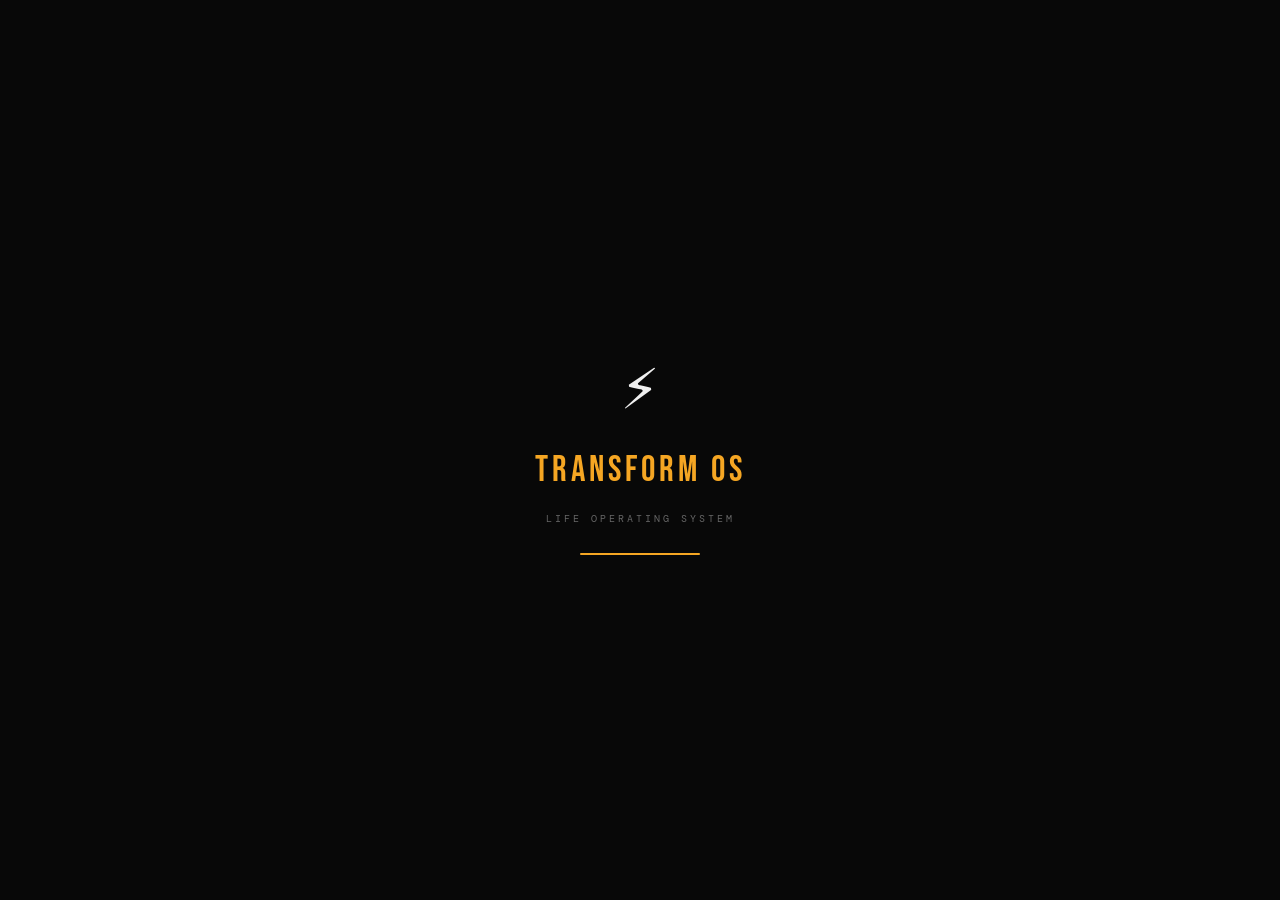
<file: index.html>
<!DOCTYPE html>
<html lang="en">
<head>
<meta charset="UTF-8">
<meta name="viewport" content="width=device-width, initial-scale=1.0, maximum-scale=1.0, user-scalable=no">
<meta name="apple-mobile-web-app-capable" content="yes">
<meta name="apple-mobile-web-app-status-bar-style" content="black-translucent">
<meta name="apple-mobile-web-app-title" content="Transform OS">
<meta name="theme-color" content="#080808">
<link rel="manifest" href="manifest.json">
<link rel="apple-touch-icon" href="logo.jpeg">
<title>Transformation OS</title>
<link rel="stylesheet" href="style.css">
</head>
<body>

<!-- SPLASH -->
<div id="splash">
  <div class="splash-icon">⚡</div>
  <div class="splash-title">TRANSFORM OS</div>
  <div class="splash-sub">Life Operating System</div>
  <div class="splash-bar-bg"><div class="splash-bar"></div></div>
</div>

<!-- SEARCH OVERLAY -->
<div id="search-overlay">
  <button onclick="closeSearch()" style="position:absolute;top:16px;right:20px;background:none;border:none;color:var(--muted);font-size:20px;cursor:pointer">✕</button>
  <input class="search-input-big" id="search-input" placeholder="Search anything — exercises, labs, goals..." oninput="handleSearch(this.value)" autofocus>
  <div id="search-results"></div>
</div>

<!-- MODALS -->
<div class="modal-overlay" id="add-ex-modal" onclick="if(event.target===this)this.classList.remove('open')">
  <div class="modal">
    <div class="modal-handle"></div>
    <div class="modal-title">ADD EXERCISE</div>
    <div id="add-ex-list" style="margin-bottom:16px"></div>
    <div class="divider"></div>
    <div style="font-size:10px;color:var(--muted);letter-spacing:2px;text-transform:uppercase;margin-bottom:10px">CREATE CUSTOM</div>
    <input id="custom-ex-name" placeholder="Exercise name" style="width:100%;padding:10px 12px;margin-bottom:8px;font-size:13px">
    <input id="custom-ex-cat" placeholder="Category (Chest, Back, Legs...)" style="width:100%;padding:10px 12px;margin-bottom:10px;font-size:13px">
    <button class="btn-primary full" onclick="addCustomExercise()">CREATE EXERCISE</button>
  </div>
</div>

<div class="modal-overlay" id="add-social-modal" onclick="if(event.target===this)this.classList.remove('open')">
  <div class="modal">
    <div class="modal-handle"></div>
    <div class="modal-title">ADD PLATFORM</div>
    <div style="font-size:10px;color:var(--muted);text-transform:uppercase;letter-spacing:2px;margin-bottom:6px">Platform</div>
    <select id="social-platform" style="width:100%;padding:10px 12px;margin-bottom:12px;font-size:13px">
      <option>TikTok</option><option>Instagram</option><option>YouTube</option><option>Twitter</option><option>Other</option>
    </select>
    <div style="font-size:10px;color:var(--muted);text-transform:uppercase;letter-spacing:2px;margin-bottom:6px">Handle</div>
    <input id="social-handle" placeholder="@yourhandle" style="width:100%;padding:10px 12px;margin-bottom:12px;font-size:13px">
    <div style="font-size:10px;color:var(--muted);text-transform:uppercase;letter-spacing:2px;margin-bottom:6px">Current Followers</div>
    <input id="social-followers-inp" type="number" placeholder="0" style="width:100%;padding:10px 12px;margin-bottom:16px;font-size:13px">
    <button class="btn-primary full" onclick="addSocial()">ADD PLATFORM</button>
  </div>
</div>

<div class="modal-overlay" id="add-goal-modal" onclick="if(event.target===this)this.classList.remove('open')">
  <div class="modal">
    <div class="modal-handle"></div>
    <div class="modal-title">NEW GOAL</div>
    <input id="cg-name" placeholder="Goal name" style="width:100%;padding:10px 12px;margin-bottom:8px;font-size:13px">
    <div style="display:grid;grid-template-columns:1fr 1fr;gap:8px;margin-bottom:8px">
      <input id="cg-target" type="number" placeholder="Target" style="padding:10px 12px;font-size:13px">
      <input id="cg-unit" placeholder="Unit (kg, %, ...)" style="padding:10px 12px;font-size:13px">
    </div>
    <input id="cg-icon" placeholder="Icon emoji (e.g. 🎯)" style="width:100%;padding:10px 12px;margin-bottom:16px;font-size:13px">
    <button class="btn-primary full" onclick="addCustomGoal()">ADD GOAL</button>
  </div>
</div>

<div class="modal-overlay" id="settings-modal" onclick="if(event.target===this)this.classList.remove('open')">
  <div class="modal">
    <div class="modal-handle"></div>
    <div class="modal-title">SETTINGS</div>
    <div style="font-size:10px;color:var(--muted);text-transform:uppercase;letter-spacing:2px;margin-bottom:6px">Your Name</div>
    <input id="settings-name" placeholder="e.g. Alex" style="width:100%;padding:10px 12px;margin-bottom:12px;font-size:13px">
    <div style="font-size:10px;color:var(--muted);text-transform:uppercase;letter-spacing:2px;margin-bottom:6px">Brand Name</div>
    <input id="settings-brand" placeholder="e.g. My Brand" style="width:100%;padding:10px 12px;margin-bottom:12px;font-size:13px">
    <div style="font-size:10px;color:var(--muted);text-transform:uppercase;letter-spacing:2px;margin-bottom:6px">Tagline</div>
    <input id="settings-tagline" placeholder="Building the long game." style="width:100%;padding:10px 12px;margin-bottom:16px;font-size:13px">
    <button class="btn-primary full" onclick="saveSettingsForm()">SAVE</button>
  </div>
</div>

<!-- APP -->
<div id="app">

  <!-- HEADER -->
  <div id="header">
    <div class="header-top">
      <div>
        <div class="header-greeting" id="week-day">WEEK 1 · DAY 0</div>
        <div class="header-name" id="header-name">DASHBOARD</div>
      </div>
      <div class="header-right">
        <div class="cycle-badge">CYCLE ON</div>
        <button onclick="document.getElementById('settings-modal').classList.add('open')" style="background:var(--card2);border:1px solid var(--border);border-radius:8px;padding:6px 10px;color:var(--muted);cursor:pointer;font-size:14px">⚙️</button>
      </div>
    </div>
    <div class="header-search" onclick="openSearch()">
      <span>🔍</span>
      <span>Search anything... exercises, labs, goals...</span>
    </div>
    <div class="cycle-strip">
      <span class="cycle-strip-label">12-WEEK CYCLE</span>
      <div class="cycle-bar-wrap"><div class="cycle-bar" id="cycle-bar" style="width:0%"></div></div>
      <span class="cycle-pct" id="cycle-pct">0%</span>
    </div>
  </div>

  <!-- CONTENT -->
  <div id="content">

    <!-- ── DASHBOARD ─────────────────────────────────────────────────────── -->
    <div class="tab-content active" id="tab-dashboard">

      <div class="inspo-card">
        <div class="inspo-label">⚡ ONPOINT · DAILY FUEL</div>
        <div class="inspo-text" id="inspo-text"></div>
      </div>

      <div class="stats-row">
        <div class="stat-card">
          <div class="stat-val" id="dash-stat-week" style="color:var(--gold)">W1</div>
          <div class="stat-label">Cycle Week</div>
        </div>
        <div class="stat-card">
          <div class="stat-val" id="dash-stat-day" style="color:var(--aqua)">0</div>
          <div class="stat-label">Cycle Day</div>
        </div>
        <div class="stat-card">
          <div class="stat-val" id="dash-stat-pct" style="color:var(--pink)">0%</div>
          <div class="stat-label">Complete</div>
        </div>
      </div>

      <div class="quick-grid">
        <div class="quick-card" onclick="switchTab('train')">
          <div class="quick-icon">🏋️</div>
          <div class="quick-title">Log Workout</div>
          <div class="quick-sub">Progressive overload</div>
        </div>
        <div class="quick-card" onclick="switchTab('coach')">
          <div class="quick-icon">🤖</div>
          <div class="quick-title">Coach</div>
          <div class="quick-sub">AI daily planning</div>
        </div>
        <div class="quick-card" onclick="switchTab('health')">
          <div class="quick-icon">🩸</div>
          <div class="quick-title">Health & Labs</div>
          <div class="quick-sub">Bloodwork + body</div>
        </div>
        <div class="quick-card" onclick="switchTab('brand')">
          <div class="quick-icon">📲</div>
          <div class="quick-title">Brand</div>
          <div class="quick-sub">Follower tracking</div>
        </div>
      </div>

      <div class="habits-header">
        <div class="section-label" style="margin-bottom:0">TODAY'S PROTOCOL</div>
        <div class="habit-score" id="habit-score">0/10</div>
      </div>
      <div class="habits-grid" id="dash-habits-grid"></div>

      <div class="section-label">TRANSFORMATION GOALS</div>
      <div class="goals-mini-grid" id="dash-goals-mini"></div>

      <div class="section-label">⚡ ACTIVE ALERTS</div>
      <div id="dash-alerts"></div>

    </div>

    <!-- ── COACH ──────────────────────────────────────────────────────────── -->
    <div class="tab-content" id="tab-coach">
      <div class="coach-header">
        <div class="coach-avatar">🤖</div>
        <div class="coach-name">COACH</div>
        <div class="coach-status">● online · knows your full context</div>
      </div>

      <div class="card card-glow-aqua" style="margin-bottom:12px">
        <div class="section-label">DAILY CHECK-IN PROMPTS</div>
        <div style="display:flex;flex-wrap:wrap;gap:6px">
          <button class="btn-ghost" onclick="document.getElementById('coach-input').value='Here\'s what I ate today: '">🥩 Log Food</button>
          <button class="btn-ghost" onclick="document.getElementById('coach-input').value='My training today: '">🏋️ Log Training</button>
          <button class="btn-ghost" onclick="document.getElementById('coach-input').value='I slept '">😴 Log Sleep</button>
          <button class="btn-ghost" onclick="document.getElementById('coach-input').value='My phone usage today was '">📱 Log Phone</button>
          <button class="btn-ghost" onclick="document.getElementById('coach-input').value='Give me today\'s action plan'">📋 Daily Plan</button>
          <button class="btn-ghost" onclick="document.getElementById('coach-input').value='How am I progressing toward my goals?'">📈 Progress Check</button>
        </div>
      </div>

      <div class="chat-area" id="chat-area"></div>

      <div class="chat-input-row">
        <button class="voice-btn" id="voice-btn" onclick="toggleVoice()">🎤</button>
        <textarea class="chat-input" id="coach-input" rows="1" placeholder="Tell me about your day..." onkeydown="if(event.key==='Enter'&&!event.shiftKey){event.preventDefault();sendCoachMessage()}" oninput="this.style.height='auto';this.style.height=this.scrollHeight+'px'"></textarea>
        <button class="chat-send-btn" onclick="sendCoachMessage()">→</button>
      </div>
      <div style="font-size:9px;color:var(--dim);text-align:center;margin-top:8px">AI Coach · Powered by Claude · Remembers your context</div>
    </div>

    <!-- ── TRAIN ──────────────────────────────────────────────────────────── -->
    <div class="tab-content" id="tab-train">

      <div class="pill-tabs" id="train-pill-tabs">
        <button class="pill-tab active" onclick="setTrainTab('log',this)">Active Log</button>
        <button class="pill-tab" onclick="setTrainTab('library',this)">Exercise Library</button>
        <button class="pill-tab" onclick="setTrainTab('history',this)">History</button>
      </div>

      <div id="train-tab-log">
        <div id="active-workout"></div>
      </div>

      <div id="train-tab-library" style="display:none">
        <div class="section-label">EXERCISE LIBRARY</div>
        <div style="font-size:11px;color:var(--muted);margin-bottom:12px">Tap to add to active workout. Progressive overload targets auto-calculate.</div>
        <div id="exercise-library"></div>
      </div>

      <div id="train-tab-history" style="display:none">
        <div class="section-label">WORKOUT HISTORY</div>
        <div id="workout-history-list"></div>
      </div>

    </div>

    <!-- ── DAILY ──────────────────────────────────────────────────────────── -->
    <div class="tab-content" id="tab-daily">

      <div class="streak-card">
        <div>
          <div class="stat-label" style="color:#4ade80aa;margin-bottom:4px">CURRENT STREAK</div>
          <div class="streak-val" id="streak-display">0</div>
          <div class="streak-label">DAYS</div>
        </div>
        <div style="text-align:right">
          <div style="font-size:32px">🔥</div>
          <div style="font-size:10px;color:var(--muted);margin-top:4px">5+ habits = streak day</div>
        </div>
      </div>

      <div class="card">
        <div class="row" style="margin-bottom:12px">
          <div class="section-label" style="margin-bottom:0">TODAY'S GOALS</div>
          <div style="font-size:11px;color:var(--gold);font-weight:700" id="daily-progress">0 / 0 COMPLETE</div>
        </div>
        <div id="daily-goals-list"></div>
        <div class="add-goal-row">
          <input class="add-goal-input" id="add-goal-inp" placeholder="Add a goal for today..." onkeydown="if(event.key==='Enter')addDailyGoal()">
          <button class="add-goal-btn" onclick="addDailyGoal()">+</button>
        </div>
      </div>

      <div class="card">
        <div class="section-label">PLAN TOMORROW</div>
        <textarea id="tomorrow-plan" rows="4" placeholder="Write tonight what you want to accomplish tomorrow..." style="width:100%;font-size:12px;padding:8px 0" oninput="localStorage.setItem('tomorrow',this.value)"></textarea>
      </div>

      <div class="card">
        <div class="section-label">DAILY REFLECTION</div>
        <textarea id="daily-reflection" rows="4" placeholder="What went well? What to improve? How did you feel?" style="width:100%;font-size:12px;padding:8px 0" oninput="localStorage.setItem('reflection_'+new Date().toISOString().split('T')[0],this.value)"></textarea>
      </div>

      <div class="card">
        <div class="section-label">CURRENT STRUGGLES</div>
        <textarea id="struggles" rows="3" placeholder="What's on your mind right now?" style="width:100%;font-size:12px;padding:8px 0" oninput="localStorage.setItem('struggles',this.value)"></textarea>
      </div>

    </div>

    <!-- ── HEALTH ─────────────────────────────────────────────────────────── -->
    <div class="tab-content" id="tab-health">

      <div class="pill-tabs">
        <button class="pill-tab active" onclick="setHealthTab('body',this)">Body</button>
        <button class="pill-tab" onclick="setHealthTab('sleep',this)">Sleep</button>
        <button class="pill-tab" onclick="setHealthTab('labs',this)">Labs</button>
        <button class="pill-tab" onclick="setHealthTab('cycle',this)">Cycle</button>
      </div>

      <!-- BODY -->
      <div id="health-tab-body">
        <div class="section-label">BODY MEASUREMENTS</div>
        <div class="body-stat-grid">
          <div class="body-stat">
            <div class="body-stat-label">Weight</div>
            <input class="body-stat-input" id="stat-weight" type="number" placeholder="—" onchange="updateBodyStat('weight',this.value)">
            <div class="body-stat-unit">kg</div>
          </div>
          <div class="body-stat">
            <div class="body-stat-label">Body Fat</div>
            <input class="body-stat-input" id="stat-bf" type="number" placeholder="—" onchange="updateBodyStat('bf',this.value)">
            <div class="body-stat-unit">%</div>
          </div>
          <div class="body-stat">
            <div class="body-stat-label">Waist</div>
            <input class="body-stat-input" id="stat-waist" type="number" placeholder="—" onchange="updateBodyStat('waist',this.value)">
            <div class="body-stat-unit">cm</div>
          </div>
          <div class="body-stat">
            <div class="body-stat-label">Chest</div>
            <input class="body-stat-input" id="stat-chest" type="number" placeholder="—" onchange="updateBodyStat('chest',this.value)">
            <div class="body-stat-unit">cm</div>
          </div>
          <div class="body-stat">
            <div class="body-stat-label">Arms</div>
            <input class="body-stat-input" id="stat-arms" type="number" placeholder="—" onchange="updateBodyStat('arms',this.value)">
            <div class="body-stat-unit">cm</div>
          </div>
          <div class="body-stat">
            <div class="body-stat-label">Blood Pressure</div>
            <input class="body-stat-input" id="stat-bp" type="text" placeholder="120/70" onchange="updateBodyStat('bp',this.value)" style="font-size:16px">
            <div class="body-stat-unit">mmHg</div>
          </div>
        </div>

        <div class="coming-soon">
          <div class="coming-soon-icon">📸</div>
          <div class="coming-soon-title">PROGRESS PHOTOS</div>
          <div class="coming-soon-body">Weekly physique photo tracking with side-by-side comparison. Timeline view of your transformation.</div>
          <div class="phase-tag">PHASE 2 — REQUIRES BACKEND</div>
        </div>
      </div>

      <!-- SLEEP -->
      <div id="health-tab-sleep" style="display:none">
        <div class="section-label">LAST NIGHT'S SLEEP</div>
        <div class="sleep-row">
          <div class="sleep-card">
            <input type="number" id="sleep-hours" placeholder="0" style="font-size:24px;font-weight:700;color:var(--aqua);width:100%;text-align:center;background:transparent;border:none;font-family:var(--font-display)" onchange="updateSleep('hours',this.value)">
            <div class="sleep-label">Hours</div>
          </div>
          <div class="sleep-card">
            <input type="number" id="sleep-quality" placeholder="0" min="1" max="10" style="font-size:24px;font-weight:700;color:var(--gold);width:100%;text-align:center;background:transparent;border:none;font-family:var(--font-display)" onchange="updateSleep('quality',this.value)">
            <div class="sleep-label">Quality /10</div>
          </div>
          <div class="sleep-card">
            <div class="sleep-val" id="sleep-score-display">—</div>
            <div class="sleep-label">Score</div>
          </div>
        </div>
        <div class="card">
          <div class="section-label">SLEEP NOTES</div>
          <textarea id="sleep-notes" rows="3" placeholder="How did you feel? Dreams? Woke up early?" style="width:100%;font-size:12px;padding:8px 0" onchange="updateSleep('notes',this.value)"></textarea>
        </div>
        <div class="coming-soon">
          <div class="coming-soon-icon">💍</div>
          <div class="coming-soon-title">SLEEP RING IMPORT</div>
          <div class="coming-soon-body">Import sleep data from Oura Ring, Apple Watch, or WHOOP automatically.</div>
          <div class="phase-tag">PHASE 2 — REQUIRES BACKEND</div>
        </div>
      </div>

      <!-- LABS -->
      <div id="health-tab-labs" style="display:none">
        <div style="font-size:10px;color:var(--muted);margin-bottom:12px">Enter results → instant analysis + action steps tailored to your cycle.</div>

        <div id="lab-summary" style="display:none;background:linear-gradient(135deg,#0a1400,#0f1a0f);border:1px solid #4ade8033;border-radius:var(--radius);padding:14px 16px;margin-bottom:12px">
          <div class="section-label" style="color:var(--green)">🩺 LAB SUMMARY</div>
          <div id="lab-summary-rows"></div>
        </div>

        <button class="btn-primary full" style="margin-bottom:12px" onclick="saveLabPanel()">💾 SAVE PANEL TO HISTORY</button>

        <div id="labs-list"></div>

        <div style="margin-top:16px">
          <div class="section-label">PANEL HISTORY</div>
          <div id="lab-history"></div>
        </div>
      </div>

      <!-- CYCLE TAB -->
      <div id="health-tab-cycle" style="display:none">

        <div style="background:linear-gradient(135deg,#150f00,#1e1400);border:1px solid var(--gold-dim);border-radius:var(--radius);padding:16px;margin-bottom:10px">
          <div class="section-label" style="color:var(--gold)">CURRENT PROTOCOL</div>
          <div style="display:flex;flex-direction:column;gap:10px">
            <div style="display:flex;justify-content:space-between;align-items:center;border-bottom:1px solid #2a1a00;padding-bottom:10px">
              <div><div style="font-size:14px;font-weight:700;color:var(--gold)">Test E</div><div style="font-size:11px;color:#888">150mg × 3/wk · Sun/Wed/Fri</div></div>
              <div style="text-align:right"><div style="font-size:12px;font-weight:700;color:var(--gold)">450mg/wk</div></div>
            </div>
            <div style="display:flex;justify-content:space-between;align-items:center;border-bottom:1px solid #002a2a;padding-bottom:10px">
              <div><div style="font-size:14px;font-weight:700;color:var(--aqua)">HCG</div><div style="font-size:11px;color:#888">250 IU × 3/wk · Sun/Wed/Fri</div></div>
              <div style="text-align:right"><div style="font-size:12px;font-weight:700;color:var(--aqua)">750 IU/wk</div></div>
            </div>
            <div style="display:flex;justify-content:space-between;align-items:center">
              <div><div style="font-size:14px;font-weight:700;color:var(--pink)">Anavar</div><div style="font-size:11px;color:#888">20mg · Daily</div></div>
              <div style="text-align:right"><div style="font-size:12px;font-weight:700;color:var(--pink)">140mg/wk</div></div>
            </div>
          </div>
        </div>

        <div class="card card-glow-aqua">
          <div class="section-label" style="color:var(--aqua)">PCT TIMELINE</div>
          <div style="display:flex;flex-direction:column;gap:12px">
            <div style="display:flex;gap:12px">
              <div style="width:8px;height:8px;border-radius:50%;background:var(--aqua);margin-top:3px;flex-shrink:0"></div>
              <div><div style="font-size:12px;font-weight:700">HCG Stop</div><div style="font-size:12px;color:var(--aqua)" id="hcg-stop"></div><div style="font-size:10px;color:var(--muted)">4 days before last pin</div></div>
            </div>
            <div style="display:flex;gap:12px">
              <div style="width:8px;height:8px;border-radius:50%;background:var(--aqua);margin-top:3px;flex-shrink:0"></div>
              <div><div style="font-size:12px;font-weight:700">PCT Start</div><div style="font-size:12px;color:var(--aqua)" id="pct-start"></div><div style="font-size:10px;color:var(--muted)">14 days after last Test pin</div></div>
            </div>
            <div style="display:flex;gap:12px">
              <div style="width:8px;height:8px;border-radius:50%;background:var(--aqua);margin-top:3px;flex-shrink:0"></div>
              <div><div style="font-size:12px;font-weight:700">Enclomiphene</div><div style="font-size:12px;color:var(--aqua)">12.5–25mg / day</div><div style="font-size:10px;color:var(--muted)">4–6 weeks duration</div></div>
            </div>
          </div>
        </div>

        <div class="card" style="background:#141000;border-color:#facc1533">
          <div style="font-size:11px;color:var(--yellow);font-weight:700;margin-bottom:4px">⚠️ Bloodwork to Monitor</div>
          <div style="font-size:11px;color:#888;line-height:1.7">
            Testosterone (Total + Free) · ALT + AST (liver) · HDL + LDL · Hematocrit + Hemoglobin · Estradiol (sensitive) · Creatinine · PSA · SHBG
          </div>
          <div style="margin-top:10px;font-size:11px;color:var(--yellow)">→ Get full panel at Week 6. If E2 high: start Aromasin or Anastrozole.</div>
        </div>

        <div class="card">
          <div style="font-size:10px;color:var(--muted);text-transform:uppercase;letter-spacing:2px;margin-bottom:6px">Started</div>
          <div style="font-size:15px;font-weight:700">26 April 2026</div>
          <div style="font-size:10px;color:#333;margin-top:2px">Week 1 BP: 120/70 ✓</div>
        </div>
      </div>

    </div>

    <!-- ── BRAND ───────────────────────────────────────────────────────────── -->
    <div class="tab-content" id="tab-brand">

      <div class="brand-hero">
        <div style="font-size:10px;color:var(--gold);letter-spacing:3px;text-transform:uppercase;margin-bottom:6px">MY PERSONAL BRAND</div>
        <div class="brand-name" id="brand-name-display">My Brand</div>
        <div class="brand-tagline" id="brand-tagline-display">Building the long game.</div>
      </div>

      <div class="card" style="margin-bottom:10px">
        <div class="row" style="margin-bottom:12px">
          <div class="section-label" style="margin-bottom:0">SHORT-FORM CONTENT</div>
          <div style="font-size:10px;color:var(--muted)">Resets at 6AM</div>
        </div>
        <div style="font-size:10px;color:var(--muted);text-transform:uppercase;letter-spacing:1px;margin-bottom:6px">Posted today</div>
        <div style="font-family:var(--font-display);font-size:42px;color:var(--pink);line-height:1" id="posts-today-count">0</div>
        <div style="font-size:10px;color:var(--muted);margin-bottom:10px">videos</div>
        <div style="font-size:10px;color:var(--muted);margin-bottom:6px;text-transform:uppercase;letter-spacing:1px">Tap to mark posted</div>
        <div class="post-tracker" id="post-dots"></div>
      </div>

      <div class="row" style="margin-bottom:10px">
        <div class="section-label" style="margin-bottom:0">PLATFORMS</div>
        <button class="btn-ghost" style="font-size:10px" onclick="document.getElementById('add-social-modal').classList.add('open')">+ Add Platform</button>
      </div>
      <div id="socials-list"></div>

      <div class="coming-soon">
        <div class="coming-soon-icon">📊</div>
        <div class="coming-soon-title">AUTO FOLLOWER SYNC</div>
        <div class="coming-soon-body">Automatic daily follower count fetching from TikTok, Instagram, YouTube APIs. Growth analytics and posting consistency scores.</div>
        <div class="phase-tag">PHASE 2 — REQUIRES BACKEND</div>
      </div>

      <div class="coming-soon">
        <div class="coming-soon-icon">💡</div>
        <div class="coming-soon-title">CONTENT IDEAS BANK</div>
        <div class="coming-soon-body">AI-generated content ideas based on your niche and growth goals. Save, rate, and schedule ideas.</div>
        <div class="phase-tag">PHASE 2 — REQUIRES BACKEND</div>
      </div>

    </div>

    <!-- ── GOALS ──────────────────────────────────────────────────────────── -->
    <div class="tab-content" id="tab-goals">

      <div class="section-label">TRANSFORMATION TARGETS</div>
      <div id="goals-full-list"></div>

      <div class="row" style="margin-bottom:10px;margin-top:16px">
        <div class="section-label" style="margin-bottom:0">CUSTOM GOALS</div>
        <button class="btn-ghost" style="font-size:10px" onclick="document.getElementById('add-goal-modal').classList.add('open')">+ Add Goal</button>
      </div>
      <div id="custom-goals-list"></div>

      <div class="card" style="margin-top:10px">
        <div class="section-label">LIFESTYLE NOTES</div>
        <div style="margin-bottom:10px">
          <div style="font-size:9px;color:var(--muted);letter-spacing:1.5px;text-transform:uppercase;margin-bottom:6px">Tanning Notes</div>
          <textarea rows="2" placeholder="Sessions, products, skin response..." style="width:100%;font-size:12px;padding:8px 0" oninput="localStorage.setItem('tan_notes',this.value)" id="tan-notes-area"></textarea>
        </div>
        <div style="margin-bottom:10px">
          <div style="font-size:9px;color:var(--muted);letter-spacing:1.5px;text-transform:uppercase;margin-bottom:6px">Skincare Notes</div>
          <textarea rows="2" placeholder="Routine, improvements, products..." style="width:100%;font-size:12px;padding:8px 0" oninput="localStorage.setItem('skin_notes',this.value)" id="skin-notes-area"></textarea>
        </div>
        <div>
          <div style="font-size:9px;color:var(--muted);letter-spacing:1.5px;text-transform:uppercase;margin-bottom:6px">Life Improvement</div>
          <textarea rows="2" placeholder="What did you improve today?" style="width:100%;font-size:12px;padding:8px 0" oninput="localStorage.setItem('life_notes',this.value)" id="life-notes-area"></textarea>
        </div>
      </div>

    </div>

    <!-- ── PHONE LOG ───────────────────────────────────────────────────────── -->
    <div class="tab-content" id="tab-phonelog">

      <div class="card card-glow-gold" style="margin-bottom:12px">
        <div class="section-label">TOTAL SCREEN TIME</div>
        <div style="font-family:var(--font-display);font-size:38px;color:var(--gold)" id="total-screen-time">0h 0m today</div>
        <div style="font-size:10px;color:var(--muted);margin-top:4px">Enter minutes per app below</div>
      </div>

      <div class="section-label">APP USAGE LOG</div>
      <div class="card" style="padding:0;overflow:hidden">
        <div id="phone-log-list"></div>
      </div>

      <div class="card" style="margin-top:10px">
        <div class="section-label">HONESTY CHECK</div>
        <textarea rows="3" placeholder="What did you actually do with your phone today? Be honest — your coach uses this." style="width:100%;font-size:12px;padding:8px 0" oninput="localStorage.setItem('phone_notes',this.value)"></textarea>
      </div>

      <div class="alert-card blue" style="margin-top:10px">
        <div class="alert-title" style="color:var(--aqua)">💡 Why This Matters</div>
        <div class="alert-body">Your Coach AI uses your phone log to give accurate lifestyle advice. The more honest you are, the better the coaching. Mindless scrolling kills focus, disrupts sleep, and steals hours from building your physique and brand.</div>
      </div>

    </div>

    <!-- ── BUSINESS ────────────────────────────────────────────────────────── -->
    <div class="tab-content" id="tab-business">

      <div class="section-label">BUSINESS SYSTEMS</div>

      <div class="coming-soon">
        <div class="coming-soon-icon">📈</div>
        <div class="coming-soon-title">AI INVESTMENT STRATEGIES</div>
        <div class="coming-soon-body">AI-powered portfolio analysis, market signals, and investment decision logging. Track your investment thesis and performance over time.</div>
        <div class="phase-tag">PHASE 2 — REQUIRES BACKEND</div>
      </div>

      <div class="coming-soon">
        <div class="coming-soon-icon">📊</div>
        <div class="coming-soon-title">STOCKS & PORTFOLIO</div>
        <div class="coming-soon-body">Real-time portfolio tracking, P&L dashboard, and AI-assisted position sizing. Connect to broker APIs.</div>
        <div class="phase-tag">PHASE 2 — REQUIRES BACKEND</div>
      </div>

      <div class="coming-soon">
        <div class="coming-soon-icon">🤖</div>
        <div class="coming-soon-title">AI SYSTEMS LOG</div>
        <div class="coming-soon-body">Log AI decisions, automation outputs, and system reasoning. Track what's working and what to iterate on.</div>
        <div class="phase-tag">PHASE 2 — REQUIRES BACKEND</div>
      </div>

      <div class="card">
        <div class="section-label">BUSINESS NOTES</div>
        <textarea rows="6" placeholder="Ideas, decisions, wins, lessons learned..." style="width:100%;font-size:12px;padding:8px 0" oninput="localStorage.setItem('business_notes',this.value)" id="business-notes"></textarea>
      </div>

      <div class="card">
        <div class="section-label">INCOME LOG</div>
        <textarea rows="3" placeholder="Log any income, revenue, brand deals..." style="width:100%;font-size:12px;padding:8px 0" oninput="localStorage.setItem('income_notes',this.value)"></textarea>
      </div>

    </div>

  </div><!-- end #content -->

  <!-- NAV -->
  <div id="nav">
    <button class="nav-btn active" data-tab="dashboard" onclick="switchTab('dashboard',this)"><span class="nav-icon">⚡</span><span class="nav-label">Home</span></button>
    <button class="nav-btn" data-tab="coach" onclick="switchTab('coach',this)"><span class="nav-icon">🤖</span><span class="nav-label">Coach</span></button>
    <button class="nav-btn" data-tab="train" onclick="switchTab('train',this)"><span class="nav-icon">🏋️</span><span class="nav-label">Train</span></button>
    <button class="nav-btn" data-tab="daily" onclick="switchTab('daily',this)"><span class="nav-icon">📋</span><span class="nav-label">Daily</span></button>
    <button class="nav-btn" data-tab="health" onclick="switchTab('health',this)"><span class="nav-icon">🩸</span><span class="nav-label">Health</span></button>
    <button class="nav-btn" data-tab="brand" onclick="switchTab('brand',this)"><span class="nav-icon">📲</span><span class="nav-label">Brand</span></button>
    <button class="nav-btn" data-tab="goals" onclick="switchTab('goals',this)"><span class="nav-icon">🎯</span><span class="nav-label">Goals</span></button>
    <button class="nav-btn" data-tab="phonelog" onclick="switchTab('phonelog',this);renderPhoneLog()"><span class="nav-icon">📱</span><span class="nav-label">Phone</span></button>
  </div>

</div><!-- end #app -->

<script>
// Sub-tab helpers
function setTrainTab(name, btn) {
  ['log','library','history'].forEach(t => {
    const el = document.getElementById('train-tab-'+t);
    if(el) el.style.display = t===name?'block':'none';
  });
  document.querySelectorAll('#train-pill-tabs .pill-tab').forEach(b=>b.classList.remove('active'));
  if(btn) btn.classList.add('active');
  if(name==='history') renderWorkoutHistory();
}
function setHealthTab(name, btn) {
  ['body','sleep','labs','cycle'].forEach(t => {
    const el = document.getElementById('health-tab-'+t);
    if(el) el.style.display = t===name?'block':'none';
  });
  document.querySelectorAll('#tab-health .pill-tab').forEach(b=>b.classList.remove('active'));
  if(btn) btn.classList.add('active');
}
function renderWorkoutHistory() {
  const el = document.getElementById('workout-history-list');
  if(!el) return;
  if(!window.state || !state.workouts.length){
    el.innerHTML='<div style="color:var(--muted);font-size:12px;text-align:center;padding:20px">No workouts logged yet</div>';
    return;
  }
  el.innerHTML = '';
  [...state.workouts].reverse().slice(0,20).forEach(w => {
    const dur = w.endTime ? Math.round((w.endTime-w.startTime)/60000) : '—';
    const sets = w.exercises.reduce((t,e)=>t+e.sets.filter(s=>s.logged).length,0);
    const d = document.createElement('div');
    d.className='card';
    d.style.marginBottom='8px';
    d.innerHTML=`<div style="display:flex;justify-content:space-between;align-items:center">
      <div><div style="font-size:13px;font-weight:700">${w.name||'Workout'}</div><div style="font-size:10px;color:var(--muted)">${w.date}</div></div>
      <div style="text-align:right"><div style="font-size:12px;color:var(--gold)">${dur}min</div><div style="font-size:10px;color:var(--muted)">${sets} sets</div></div>
    </div>`;
    el.appendChild(d);
  });
}

// Load localStorage notes on boot
window.addEventListener('DOMContentLoaded', () => {
  setTimeout(() => {
    const tomorrow = document.getElementById('tomorrow-plan');
    if(tomorrow) tomorrow.value = localStorage.getItem('tomorrow')||'';
    const reflection = document.getElementById('daily-reflection');
    if(reflection) reflection.value = localStorage.getItem('reflection_'+new Date().toISOString().split('T')[0])||'';
    const struggles = document.getElementById('struggles');
    if(struggles) struggles.value = localStorage.getItem('struggles')||'';
    const tan = document.getElementById('tan-notes-area');
    if(tan) tan.value = localStorage.getItem('tan_notes')||'';
    const skin = document.getElementById('skin-notes-area');
    if(skin) skin.value = localStorage.getItem('skin_notes')||'';
    const life = document.getElementById('life-notes-area');
    if(life) life.value = localStorage.getItem('life_notes')||'';
    const biz = document.getElementById('business-notes');
    if(biz) biz.value = localStorage.getItem('business_notes')||'';

    // PCT dates
    const hcgEl = document.getElementById('hcg-stop');
    if(hcgEl) hcgEl.textContent = window.getHCGStop ? getHCGStop() : '—';
    const pctEl = document.getElementById('pct-start');
    if(pctEl) pctEl.textContent = window.getPCTDate ? getPCTDate() : '—';

    // Streak
    const streakEl = document.getElementById('streak-display');
    if(streakEl && window.state) streakEl.textContent = state.streak||0;
  }, 2500);
});
</script>
<script src="app.js"></script>
</body>
</html>
</file>
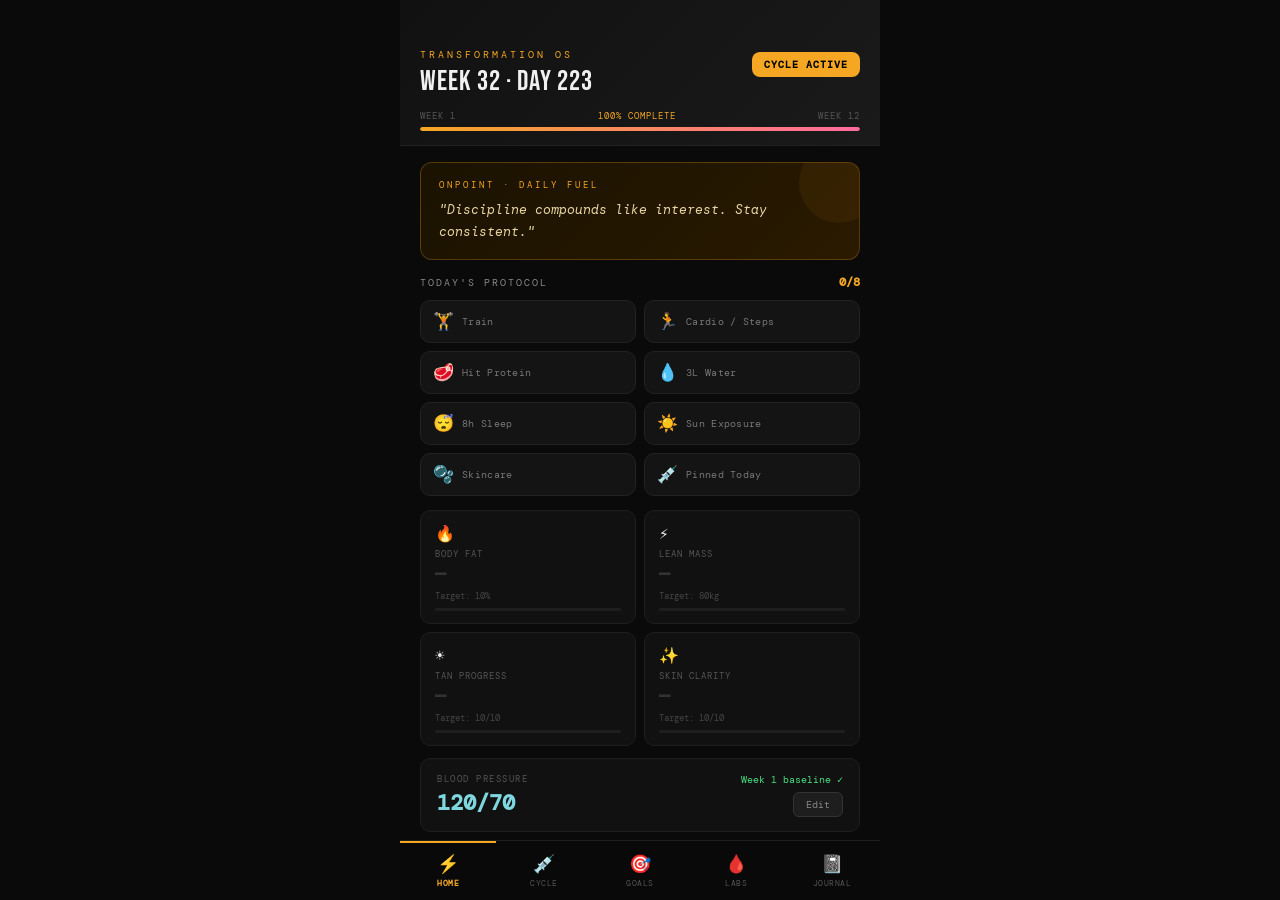
<file: MyApp.html>
<!DOCTYPE html>
<html lang="en">
<head>
<meta charset="UTF-8">
<meta name="viewport" content="width=device-width, initial-scale=1.0, maximum-scale=1.0, user-scalable=no">
<meta name="apple-mobile-web-app-capable" content="yes">
<meta name="apple-mobile-web-app-status-bar-style" content="black-translucent">
<meta name="apple-mobile-web-app-title" content="Transform OS">
<meta name="theme-color" content="#0a0a0a">
<title>Transformation OS</title>
<link href="https://fonts.googleapis.com/css2?family=DM+Mono:ital,wght@0,300;0,400;0,500;1,400&family=Bebas+Neue&display=swap" rel="stylesheet">
<style>
*{box-sizing:border-box;margin:0;padding:0;-webkit-tap-highlight-color:transparent}
:root{
  --gold:#f5a623;--aqua:#7ed6df;--pink:#ff6b9d;--green:#4ade80;
  --red:#ff4d4d;--yellow:#facc15;
  --bg:#0a0a0a;--card:#111111;--border:#1e1e1e;--text:#f0f0f0;
  --muted:#888;--dim:#444;
}
html,body{background:var(--bg);color:var(--text);font-family:'DM Mono',monospace;height:100%;overflow:hidden}
#app{max-width:480px;margin:0 auto;height:100dvh;display:flex;flex-direction:column;overflow:hidden;position:relative}

/* HEADER */
#header{background:linear-gradient(135deg,#111 0%,#1a1a1a 100%);border-bottom:1px solid #222;padding:48px 20px 14px;flex-shrink:0}
.header-row{display:flex;justify-content:space-between;align-items:flex-start;margin-bottom:12px}
.header-label{font-size:10px;color:var(--gold);letter-spacing:3px;text-transform:uppercase;margin-bottom:4px}
.header-title{font-family:'Bebas Neue',sans-serif;font-size:28px;letter-spacing:1px}
.badge-active{background:var(--gold);color:#000;border-radius:8px;padding:6px 12px;font-size:10px;font-weight:700;letter-spacing:1px;white-space:nowrap;margin-top:4px}
.progress-labels{display:flex;justify-content:space-between;font-size:9px;color:#555;margin-bottom:5px;text-transform:uppercase;letter-spacing:1px}
.progress-labels .pct{color:var(--gold)}
.progress-bar-bg{height:4px;background:#222;border-radius:2px;overflow:hidden}
.progress-bar-fill{height:100%;background:linear-gradient(90deg,var(--gold),var(--pink));border-radius:2px;transition:width .5s ease}

/* SCROLL */
#content{flex:1;overflow-y:auto;overflow-x:hidden;padding:16px 20px 20px;-webkit-overflow-scrolling:touch}
#content::-webkit-scrollbar{display:none}

/* NAV */
#nav{display:flex;background:rgba(10,10,10,.97);border-top:1px solid #1e1e1e;flex-shrink:0;padding-bottom:env(safe-area-inset-bottom)}
.nav-btn{flex:1;background:none;border:none;border-top:2px solid transparent;padding:10px 4px 12px;cursor:pointer;display:flex;flex-direction:column;align-items:center;gap:3px;transition:border-color .2s}
.nav-btn.active{border-top-color:var(--gold)}
.nav-icon{font-size:18px}
.nav-label{font-size:8px;letter-spacing:.5px;color:#555;text-transform:uppercase;font-family:'DM Mono',monospace;transition:color .2s}
.nav-btn.active .nav-label{color:var(--gold);font-weight:700}

/* CARDS */
.card{background:var(--card);border:1px solid var(--border);border-radius:12px;padding:14px 16px;margin-bottom:10px}
.section-label{font-size:10px;color:var(--muted);letter-spacing:2px;text-transform:uppercase;margin-bottom:12px}
.tab-content{display:none}
.tab-content.active{display:block}

/* INSPO */
.inspo-card{background:linear-gradient(135deg,#1a1200,#2a1a00);border:1px solid #f5a62344;border-radius:12px;padding:16px 18px;margin-bottom:14px;position:relative;overflow:hidden}
.inspo-card::before{content:'';position:absolute;top:-20px;right:-20px;width:80px;height:80px;background:#f5a62311;border-radius:50%}
.inspo-tag{font-size:9px;color:var(--gold);letter-spacing:3px;text-transform:uppercase;margin-bottom:8px}
.inspo-text{font-size:13px;line-height:1.7;color:#e8d5a3;font-style:italic}

/* HABITS */
.habits-header{display:flex;justify-content:space-between;align-items:center;margin-bottom:10px}
.habit-score{font-size:12px;font-weight:700}
.habits-grid{display:grid;grid-template-columns:1fr 1fr;gap:8px;margin-bottom:14px}
.habit-btn{background:#141414;border:1px solid #222;border-radius:10px;padding:10px 12px;display:flex;align-items:center;gap:8px;cursor:pointer;transition:all .15s;text-align:left;width:100%}
.habit-btn.done{background:linear-gradient(135deg,#1a2e1a,#0f2010);border-color:#4ade8066}
.habit-emoji{font-size:17px;flex-shrink:0}
.habit-label{font-size:10px;color:#777;font-family:'DM Mono',monospace;letter-spacing:.3px}
.habit-btn.done .habit-label{color:var(--green);font-weight:700}
.habit-check{margin-left:auto;color:var(--green);font-size:12px}

/* GOAL MINI */
.goals-mini-grid{display:grid;grid-template-columns:1fr 1fr;gap:8px;margin-bottom:12px}
.goal-mini{background:var(--card);border:1px solid var(--border);border-radius:10px;padding:12px 14px}
.goal-mini-icon{font-size:16px;margin-bottom:4px}
.goal-mini-label{font-size:9px;color:#555;letter-spacing:1px;text-transform:uppercase;margin-bottom:2px}
.goal-mini-value{font-size:18px;font-weight:700;color:#333;margin-bottom:4px}
.goal-mini-value.has-data{color:var(--text)}
.goal-mini-target{font-size:9px;color:#444;margin-bottom:6px}
.mini-bar-bg{height:3px;background:#1e1e1e;border-radius:2px}
.mini-bar-fill{height:100%;background:var(--gold);border-radius:2px}

/* BP */
.bp-card{background:var(--card);border:1px solid var(--border);border-radius:10px;padding:14px 16px;display:flex;align-items:center;justify-content:space-between}
.bp-label{font-size:9px;color:#555;letter-spacing:1.5px;text-transform:uppercase;margin-bottom:3px}
.bp-value{font-size:22px;font-weight:700;color:var(--aqua)}
.bp-input{background:#1a1a1a;border:1px solid var(--gold);border-radius:6px;color:var(--text);font-size:18px;font-weight:700;font-family:'DM Mono',monospace;padding:3px 8px;width:110px}
.btn-sm{background:#1e1e1e;border:1px solid #333;border-radius:6px;padding:5px 12px;color:#888;cursor:pointer;font-size:10px;font-family:'DM Mono',monospace}

/* PROTOCOL */
.protocol-card{border-radius:10px;padding:14px 16px;margin-bottom:10px;border-left-width:3px;border-left-style:solid;border-top:1px solid;border-right:1px solid;border-bottom:1px solid}
.protocol-top{display:flex;justify-content:space-between;align-items:flex-start}
.protocol-name{font-size:16px;font-weight:700;margin-bottom:3px}
.protocol-dose{font-size:13px;color:#ccc}
.protocol-days{font-size:10px;color:#555;margin-top:2px}
.protocol-badge{border-radius:8px;padding:6px 10px;text-align:center}
.protocol-badge-val{font-size:11px;font-weight:700}
.protocol-badge-sub{font-size:8px;color:#555}

/* PCT */
.pct-card{background:#0f0f1a;border:1px solid #7ed6df33;border-radius:10px;padding:16px;margin-bottom:10px}
.pct-label{font-size:10px;color:var(--aqua);letter-spacing:2px;text-transform:uppercase;margin-bottom:12px}
.pct-row{display:flex;gap:12px;margin-bottom:12px;align-items:flex-start}
.pct-dot{width:8px;height:8px;border-radius:50%;background:var(--aqua);margin-top:3px;flex-shrink:0}
.pct-row-title{font-size:13px;font-weight:700;color:#e0e0e0}
.pct-row-date{font-size:12px;color:var(--aqua)}
.pct-row-note{font-size:10px;color:#555}

/* GOALS FULL */
.goal-full{background:var(--card);border:1px solid var(--border);border-radius:12px;padding:16px;margin-bottom:10px}
.goal-full-top{display:flex;justify-content:space-between;align-items:center;margin-bottom:10px}
.goal-full-left{display:flex;align-items:center;gap:10px}
.goal-full-icon{font-size:22px}
.goal-full-name{font-size:13px;font-weight:700}
.goal-full-target{font-size:10px;color:#555}
.goal-input{background:#1a1a1a;border:1px solid #333;border-radius:6px;color:var(--gold);font-size:20px;font-weight:700;font-family:'DM Mono',monospace;padding:4px 8px;width:90px;text-align:right}
.goal-input:focus{outline:none;border-color:var(--gold)}
.goal-unit{font-size:9px;color:#555;text-align:right;margin-top:2px}
.goal-bar-bg{height:6px;background:#1e1e1e;border-radius:3px;overflow:hidden}
.goal-bar-fill{height:100%;border-radius:3px;transition:width .4s}
.goal-bar-pct{font-size:9px;color:#444;margin-top:5px}

/* NOTES */
.notes-card{background:var(--card);border:1px solid var(--border);border-radius:10px;padding:12px 14px;margin-bottom:8px}
.notes-label{font-size:9px;color:#555;letter-spacing:1.5px;text-transform:uppercase;margin-bottom:6px}
textarea{background:transparent;border:none;color:#ccc;font-size:12px;font-family:'DM Mono',monospace;width:100%;resize:none;outline:none;line-height:1.7}
textarea::placeholder{color:#333}

/* LAB CARDS */
.lab-card{background:var(--card);border:1px solid var(--border);border-radius:10px;padding:12px 14px;margin-bottom:8px;transition:border-color .3s}
.lab-card.flag-high{border-color:#ff4d4d55}
.lab-card.flag-low{border-color:#facc1555}
.lab-card.flag-ok{border-color:#4ade8033}
.lab-top{display:flex;justify-content:space-between;align-items:flex-start;margin-bottom:4px}
.lab-name{font-size:12px;font-weight:700;color:#e0e0e0}
.lab-normal{font-size:10px;color:#555}
.lab-warn{font-size:9px;color:#f5a62399;margin-top:1px}
.lab-input-wrap{display:flex;align-items:center;gap:6px}
.lab-input{background:#1a1a1a;border:1px solid #333;border-radius:6px;color:var(--aqua);font-size:15px;font-weight:700;font-family:'DM Mono',monospace;padding:4px 8px;width:80px;text-align:right}
.lab-input:focus{outline:none;border-color:var(--aqua)}
.lab-unit{font-size:9px;color:#555;min-width:40px}
.lab-flag{margin-top:8px;padding:8px 10px;border-radius:6px;font-size:11px;line-height:1.5}
.lab-flag.high{background:#ff4d4d18;border:1px solid #ff4d4d44;color:#ff9999}
.lab-flag.low{background:#facc1518;border:1px solid #facc1544;color:#fde68a}
.lab-flag.ok{background:#4ade8018;border:1px solid #4ade8044;color:#86efac}

/* HISTORY */
.history-panel{background:#0a0a12;border:1px solid #7ed6df22;border-radius:10px;padding:12px 14px;margin-top:8px}
.history-label{font-size:9px;color:var(--aqua);letter-spacing:2px;text-transform:uppercase;margin-bottom:8px}
.history-row{display:flex;justify-content:space-between;align-items:center;padding:5px 0;border-bottom:1px solid #111;font-size:11px}
.history-row:last-child{border-bottom:none}
.history-date{color:#555}
.history-val{color:#ccc;font-weight:700}

/* SUMMARY CARD */
.summary-card{background:linear-gradient(135deg,#0f1a0f,#111);border:1px solid #4ade8033;border-radius:12px;padding:16px;margin-bottom:12px}
.summary-title{font-size:10px;color:var(--green);letter-spacing:2px;text-transform:uppercase;margin-bottom:10px}
.summary-row{display:flex;justify-content:space-between;font-size:11px;padding:4px 0;border-bottom:1px solid #1a2a1a}
.summary-row:last-child{border-bottom:none}
.summary-status{font-weight:700}
.status-ok{color:var(--green)}
.status-warn{color:var(--yellow)}
.status-bad{color:var(--red)}
.status-empty{color:#333}

/* ALERTS */
.alert-card{border-radius:10px;padding:12px 16px;margin-bottom:8px}
.alert-card.red{background:#1a0a0a;border:1px solid #ff4d4d44}
.alert-card.yellow{background:#1a1600;border:1px solid #facc1544}
.alert-card.green{background:#0a1a0a;border:1px solid #4ade8044}
.alert-title{font-size:11px;font-weight:700;margin-bottom:4px}
.alert-body{font-size:11px;color:#999;line-height:1.6}

/* JOURNAL */
.journal-card{background:var(--card);border:1px solid var(--border);border-radius:12px;padding:16px;margin-bottom:12px}
.journal-day{font-size:9px;color:#444;letter-spacing:1.5px;text-transform:uppercase;margin-bottom:8px}
.ref-card{background:#0f0f1a;border:1px solid #7ed6df22;border-radius:12px;padding:14px 16px}
.ref-label{font-size:10px;color:var(--aqua);letter-spacing:2px;text-transform:uppercase;margin-bottom:10px}
.ref-row{font-size:11px;color:#777;padding:5px 0;border-bottom:1px solid #1a1a1a;display:flex;gap:8px}
.ref-row:last-child{border-bottom:none}
.ref-dot{color:#333}

/* SAVE BTN */
.save-panel-btn{background:var(--gold);color:#000;border:none;border-radius:8px;padding:10px 20px;font-size:11px;font-weight:700;font-family:'DM Mono',monospace;letter-spacing:1px;cursor:pointer;width:100%;margin-bottom:10px;text-transform:uppercase}
.save-panel-btn:active{opacity:.8}

input[type=number]::-webkit-inner-spin-button,
input[type=number]::-webkit-outer-spin-button{-webkit-appearance:none}
</style>
</head>
<body>
<div id="app">

<div id="header">
  <div class="header-row">
    <div>
      <div class="header-label">TRANSFORMATION OS</div>
      <div class="header-title" id="week-day">WEEK 1 · DAY 0</div>
    </div>
    <div class="badge-active">CYCLE ACTIVE</div>
  </div>
  <div class="progress-labels">
    <span>WEEK 1</span>
    <span class="pct" id="pct-label">0% COMPLETE</span>
    <span>WEEK 12</span>
  </div>
  <div class="progress-bar-bg"><div class="progress-bar-fill" id="progress-fill" style="width:0%"></div></div>
</div>

<div id="content">

  <!-- DASHBOARD -->
  <div class="tab-content active" id="tab-dashboard">
    <div class="inspo-card">
      <div class="inspo-tag">ONPOINT · DAILY FUEL</div>
      <div class="inspo-text" id="inspo-text"></div>
    </div>
    <div class="habits-header">
      <div class="section-label" style="margin-bottom:0">Today's Protocol</div>
      <div class="habit-score" id="habit-score-label">0/8</div>
    </div>
    <div class="habits-grid" id="habits-grid"></div>
    <div class="goals-mini-grid" id="goals-mini"></div>
    <div class="bp-card">
      <div>
        <div class="bp-label">Blood Pressure</div>
        <div id="bp-display"><div class="bp-value" id="bp-val">120/70</div></div>
        <input class="bp-input" id="bp-input" type="text" value="120/70" style="display:none">
      </div>
      <div style="display:flex;flex-direction:column;align-items:flex-end;gap:6px">
        <div style="font-size:10px;color:var(--green)">Week 1 baseline ✓</div>
        <button class="btn-sm" id="bp-btn" onclick="toggleBP()">Edit</button>
      </div>
    </div>

    <!-- Alerts section on dashboard -->
    <div style="margin-top:14px">
      <div class="section-label">⚡ Active Alerts</div>
      <div id="dashboard-alerts"></div>
    </div>
  </div>

  <!-- CYCLE -->
  <div class="tab-content" id="tab-cycle">
    <div class="section-label">Current Protocol</div>
    <div class="protocol-card" style="background:#111;border-color:#f5a62333;border-left-color:#f5a623">
      <div class="protocol-top">
        <div>
          <div class="protocol-name" style="color:#f5a623">Test E</div>
          <div class="protocol-dose">150mg × 3/wk</div>
          <div class="protocol-days">Sun / Wed / Fri</div>
        </div>
        <div class="protocol-badge" style="background:#f5a62322;border:1px solid #f5a62344">
          <div class="protocol-badge-val" style="color:#f5a623">450mg/wk</div>
          <div class="protocol-badge-sub">per week</div>
        </div>
      </div>
    </div>
    <div class="protocol-card" style="background:#111;border-color:#7ed6df33;border-left-color:#7ed6df">
      <div class="protocol-top">
        <div>
          <div class="protocol-name" style="color:#7ed6df">HCG</div>
          <div class="protocol-dose">250 IU × 3/wk</div>
          <div class="protocol-days">Sun / Wed / Fri</div>
        </div>
        <div class="protocol-badge" style="background:#7ed6df22;border:1px solid #7ed6df44">
          <div class="protocol-badge-val" style="color:#7ed6df">750 IU/wk</div>
          <div class="protocol-badge-sub">per week</div>
        </div>
      </div>
    </div>
    <div class="protocol-card" style="background:#111;border-color:#ff6b9d33;border-left-color:#ff6b9d">
      <div class="protocol-top">
        <div>
          <div class="protocol-name" style="color:#ff6b9d">Anavar</div>
          <div class="protocol-dose">20mg / day</div>
          <div class="protocol-days">Daily</div>
        </div>
        <div class="protocol-badge" style="background:#ff6b9d22;border:1px solid #ff6b9d44">
          <div class="protocol-badge-val" style="color:#ff6b9d">140mg/wk</div>
          <div class="protocol-badge-sub">per week</div>
        </div>
      </div>
    </div>
    <div class="pct-card">
      <div class="pct-label">PCT Timeline</div>
      <div class="pct-row">
        <div class="pct-dot"></div>
        <div>
          <div class="pct-row-title">HCG Stop</div>
          <div class="pct-row-date" id="hcg-stop-date">—</div>
          <div class="pct-row-note">4 days before last pin</div>
        </div>
      </div>
      <div class="pct-row">
        <div class="pct-dot"></div>
        <div>
          <div class="pct-row-title">PCT Start</div>
          <div class="pct-row-date" id="pct-start-date">—</div>
          <div class="pct-row-note">14 days after last Test pin</div>
        </div>
      </div>
      <div class="pct-row" style="margin-bottom:0">
        <div class="pct-dot"></div>
        <div>
          <div class="pct-row-title">Enclomiphene</div>
          <div class="pct-row-date">12.5–25mg / day</div>
          <div class="pct-row-note">4–6 weeks duration</div>
        </div>
      </div>
    </div>
    <div class="alert-card yellow" id="week6-card">
      <div class="alert-title" style="color:var(--yellow)">⚠️ Week 6 Blood Panel</div>
      <div class="alert-body" id="week6-text"></div>
    </div>
    <div class="card" style="margin-top:4px">
      <div class="section-label" style="margin-bottom:6px">Cycle Started</div>
      <div style="font-size:15px;font-weight:700">26 April 2026</div>
      <div style="font-size:10px;color:#444;margin-top:2px">Week 1 BP: 120/70 ✓</div>
    </div>
  </div>

  <!-- GOALS -->
  <div class="tab-content" id="tab-goals">
    <div class="section-label">Progress Tracking</div>
    <div id="goals-full"></div>
    <div class="section-label" style="margin-top:6px">Lifestyle Notes</div>
    <div class="notes-card">
      <div class="notes-label">Tanning Notes</div>
      <textarea id="tan-notes" rows="2" placeholder="Sessions this week, skin response, products used..."></textarea>
    </div>
    <div class="notes-card">
      <div class="notes-label">Skin Notes</div>
      <textarea id="skin-notes" rows="2" placeholder="Routine, improvements, issues, products..."></textarea>
    </div>
    <div class="notes-card">
      <div class="notes-label">Life Improvement</div>
      <textarea id="life-notes" rows="2" placeholder="What did you improve today?"></textarea>
    </div>
  </div>

  <!-- BLOODWORK -->
  <div class="tab-content" id="tab-bloodwork">
    <div class="section-label">Lab Markers</div>
    <div style="font-size:10px;color:#555;margin-bottom:12px">Enter results → get instant analysis + action steps.</div>

    <!-- Summary -->
    <div class="summary-card" id="labs-summary" style="display:none">
      <div class="summary-title">🩺 Lab Summary</div>
      <div id="summary-rows"></div>
    </div>

    <!-- Action alerts -->
    <div id="lab-alerts"></div>

    <button class="save-panel-btn" onclick="saveLabPanel()">💾 Save Panel to History</button>

    <div id="labs-list"></div>

    <!-- History -->
    <div style="margin-top:16px">
      <div class="section-label">Panel History</div>
      <div id="lab-history"></div>
    </div>
  </div>

  <!-- JOURNAL -->
  <div class="tab-content" id="tab-notes">
    <div class="section-label">Journal</div>
    <div class="journal-card">
      <div class="journal-day" id="journal-day-label">TODAY — WEEK 1 DAY 0</div>
      <textarea id="journal-text" rows="10" placeholder="Training, diet, mood, recovery, pin sites, anything worth tracking..."></textarea>
    </div>
    <div class="ref-card">
      <div class="ref-label">Protocol Reference</div>
      <div class="ref-row"><span class="ref-dot">·</span>Test E: 150mg × 3/wk (Sun/Wed/Fri)</div>
      <div class="ref-row"><span class="ref-dot">·</span>HCG: 250 IU × 3/wk (Sun/Wed/Fri)</div>
      <div class="ref-row"><span class="ref-dot">·</span>Anavar: 20mg daily</div>
      <div class="ref-row"><span class="ref-dot">·</span>Week 6: Blood panel — check E2, liver, lipids</div>
      <div class="ref-row"><span class="ref-dot">·</span>E2 high → start Aromasin or Anastrozole</div>
      <div class="ref-row"><span class="ref-dot">·</span>Stop HCG 4 days before last pin</div>
      <div class="ref-row"><span class="ref-dot">·</span>PCT: 14 days after last Test pin</div>
      <div class="ref-row"><span class="ref-dot">·</span>Enclomiphene 12.5–25mg daily × 4–6 weeks</div>
    </div>
  </div>

</div>

<div id="nav">
  <button class="nav-btn active" onclick="switchTab('dashboard',this)"><span class="nav-icon">⚡</span><span class="nav-label">Home</span></button>
  <button class="nav-btn" onclick="switchTab('cycle',this)"><span class="nav-icon">💉</span><span class="nav-label">Cycle</span></button>
  <button class="nav-btn" onclick="switchTab('goals',this)"><span class="nav-icon">🎯</span><span class="nav-label">Goals</span></button>
  <button class="nav-btn" onclick="switchTab('bloodwork',this)"><span class="nav-icon">🩸</span><span class="nav-label">Labs</span></button>
  <button class="nav-btn" onclick="switchTab('notes',this)"><span class="nav-icon">📓</span><span class="nav-label">Journal</span></button>
</div>

</div>

<script>
// ─── CONSTANTS ───────────────────────────────────────────────────────────────
const CYCLE_START = new Date('2026-04-26');
const CYCLE_WEEKS = 12;

const INSPIRATION = [
  "Every rep is a vote for the person you're becoming.",
  "The tan, the physique, the skin — it's all one lifestyle.",
  "Discipline compounds like interest. Stay consistent.",
  "You're 19. You have time. But don't waste a single day.",
  "Track everything. What gets measured gets improved.",
  "The version of you at 10% BF exists. Go find him.",
  "Rest is part of the protocol. Recovery = growth.",
  "Mindset first, physique second. Both are trainable.",
  "One clean meal, one good session, one more day forward.",
  "OnPoint: improve every single day, no matter how small.",
  "The compound effect is real — show up when it doesn't feel like it.",
  "Your future self is watching every choice you make today.",
  "Champions are built in the moments no one sees.",
  "Eat, sleep, train, repeat. Trust the process.",
  "The goal is not perfection. The goal is consistency.",
  "Pain is temporary. Results are permanent.",
  "You don't rise to the occasion — you fall to your systems.",
  "The best physique is built in the kitchen as much as the gym.",
];

const HABITS = [
  {id:'train',label:'Train',icon:'🏋️'},
  {id:'cardio',label:'Cardio / Steps',icon:'🏃'},
  {id:'protein',label:'Hit Protein',icon:'🥩'},
  {id:'water',label:'3L Water',icon:'💧'},
  {id:'sleep',label:'8h Sleep',icon:'😴'},
  {id:'sun',label:'Sun Exposure',icon:'☀️'},
  {id:'skincare',label:'Skincare',icon:'🫧'},
  {id:'pin',label:'Pinned Today',icon:'💉'},
];

const GOALS_DEF = [
  {id:'bf',label:'Body Fat',target:10,unit:'%',icon:'🔥'},
  {id:'weight',label:'Lean Mass',target:80,unit:'kg',icon:'⚡'},
  {id:'tan',label:'Tan Progress',target:10,unit:'/10',icon:'☀️'},
  {id:'skin',label:'Skin Clarity',target:10,unit:'/10',icon:'✨'},
];

// Lab definitions with ranges and smart analysis
const LABS = [
  {
    key:'testosterone', label:'Testosterone (Total)', unit:'ng/dL', normal:'300–1000',
    warn:'On 450mg Test E expect 1500–3000+',
    lo:300, hi:1000,
    analyze(v){
      if(v < 300) return {flag:'low', msg:'⚠️ Low T. Check injection technique and timing of blood draw. Draw mid-cycle (not right before or after pin).', action:'Re-test. Ensure drawing blood mid-cycle, not trough.'};
      if(v >= 300 && v < 1000) return {flag:'ok', msg:'In natural range. On 450mg Test E you should be higher — check draw timing (should be 48h after last pin).', action:'Retest at mid-cycle for accurate on-cycle reading.'};
      if(v >= 1000 && v <= 3500) return {flag:'ok', msg:'✅ In expected on-cycle range. Levels look good.', action:'Keep monitoring. No action needed.'};
      return {flag:'high', msg:'Very high. Monitor hematocrit and BP closely. Could increase aromatisation → higher E2.', action:'Monitor E2 and hematocrit. Consider dose review.'};
    }
  },
  {
    key:'alt', label:'ALT (Liver Enzyme)', unit:'U/L', normal:'<40',
    warn:'Anavar raises this — watch closely',
    lo:0, hi:40,
    analyze(v){
      if(v <= 40) return {flag:'ok', msg:'✅ ALT normal. Liver handling Anavar well so far.', action:'Continue current dose. Retest in 4 weeks.'};
      if(v <= 80) return {flag:'low', msg:'⚠️ ALT mildly elevated (1–2x normal). Expected on Anavar. Monitor closely.', action:'Add TUDCA 500mg/day or UDCA. Reduce alcohol to zero. Retest in 2–3 weeks.'};
      if(v <= 120) return {flag:'high', msg:'🚨 ALT significantly elevated (2–3x normal). Liver stress — take action now.', action:'Add TUDCA 1000mg/day. Drop Anavar dose to 10mg. Retest in 2 weeks. If still rising, stop Anavar.'};
      return {flag:'high', msg:'🚨 ALT critically high (3x+ normal). Serious liver stress.', action:'STOP Anavar immediately. Start TUDCA 1000mg/day. See a doctor. Do not resume until ALT normalises.'};
    }
  },
  {
    key:'ast', label:'AST (Liver Enzyme)', unit:'U/L', normal:'<40',
    warn:'Anavar raises this — watch closely',
    lo:0, hi:40,
    analyze(v){
      if(v <= 40) return {flag:'ok', msg:'✅ AST normal.', action:'Continue current protocol.'};
      if(v <= 80) return {flag:'low', msg:'⚠️ AST mildly elevated. Expected on Anavar.', action:'Add TUDCA 500mg/day. No alcohol. Monitor.'};
      if(v <= 120) return {flag:'high', msg:'🚨 AST significantly elevated. Liver under stress.', action:'Add TUDCA 1000mg/day. Reduce Anavar to 10mg. Retest in 2 weeks.'};
      return {flag:'high', msg:'🚨 AST critically elevated.', action:'Stop Anavar immediately. See a doctor. Start TUDCA 1000mg/day.'};
    }
  },
  {
    key:'hdl', label:'HDL Cholesterol', unit:'mg/dL', normal:'>40',
    warn:'Anavar significantly tanks HDL',
    lo:40, hi:999,
    analyze(v){
      if(v >= 40) return {flag:'ok', msg:'✅ HDL acceptable. Anavar impact manageable.', action:'Maintain cardio and clean diet to protect HDL.'};
      if(v >= 25) return {flag:'low', msg:'⚠️ HDL low. Anavar is suppressing it. Cardiovascular risk increases.', action:'Add 4g/day fish oil. Increase cardio. Cut dietary saturated fat. Monitor closely.'};
      return {flag:'high', msg:'🚨 HDL critically low. Serious cardiovascular risk.', action:'Consider reducing or stopping Anavar. Add 4–6g fish oil daily. Prioritise cardio daily. Discuss with a doctor.'};
    }
  },
  {
    key:'ldl', label:'LDL Cholesterol', unit:'mg/dL', normal:'<100',
    warn:'Monitor — can rise on cycle',
    lo:0, hi:100,
    analyze(v){
      if(v < 100) return {flag:'ok', msg:'✅ LDL in good range.', action:'Maintain diet. No action needed.'};
      if(v < 130) return {flag:'low', msg:'⚠️ LDL borderline high. Keep an eye on it.', action:'Increase omega-3s. Reduce processed foods and saturated fat.'};
      return {flag:'high', msg:'🚨 LDL elevated. Cardiovascular risk increasing.', action:'Add 4g fish oil. Clean up diet hard. Consider cycle length review.'};
    }
  },
  {
    key:'hematocrit', label:'Hematocrit', unit:'%', normal:'38–50',
    warn:'Test raises this — risk of blood thickening',
    lo:38, hi:50,
    analyze(v){
      if(v < 38) return {flag:'low', msg:'⚠️ Hematocrit low. Check for iron deficiency or dehydration.', action:'Check iron and ferritin. Eat iron-rich foods. Retest.'};
      if(v <= 50) return {flag:'ok', msg:'✅ Hematocrit in normal range.', action:'Stay hydrated. Monitor regularly on Test.'};
      if(v <= 54) return {flag:'high', msg:'⚠️ Hematocrit elevated. Blood thickening — increased clot risk.', action:'Donate blood (therapeutic phlebotomy). Hydrate aggressively (4L+ water/day). Lower Test dose if persistent.'};
      return {flag:'high', msg:'🚨 Hematocrit dangerously high. Serious clot and stroke risk.', action:'Donate blood immediately. Stop or drastically reduce Test dose. See a doctor urgently.'};
    }
  },
  {
    key:'hemoglobin', label:'Hemoglobin', unit:'g/dL', normal:'13.5–17.5',
    warn:'Rises with Test use',
    lo:13.5, hi:17.5,
    analyze(v){
      if(v < 13.5) return {flag:'low', msg:'⚠️ Low hemoglobin. Possible anaemia.', action:'Check iron, B12, folate. Increase dietary iron. Retest.'};
      if(v <= 17.5) return {flag:'ok', msg:'✅ Hemoglobin normal.', action:'Keep monitoring.'};
      return {flag:'high', msg:'⚠️ Hemoglobin elevated. Polycythemia risk.', action:'Increase water intake. Consider therapeutic blood donation.'};
    }
  },
  {
    key:'estradiol', label:'Estradiol E2 (sensitive)', unit:'pg/mL', normal:'20–40',
    warn:'AI needed if high — critical on cycle',
    lo:20, hi:40,
    analyze(v){
      if(v < 15) return {flag:'low', msg:'⚠️ E2 too low. Crashed estrogen is dangerous — causes joint pain, low libido, depression, and poor recovery.', action:'Do NOT use an AI. Stop any AI you are taking. Allow E2 to rise naturally. Retest in 2 weeks.'};
      if(v < 20) return {flag:'low', msg:'⚠️ E2 slightly low. Borderline. Monitor closely.', action:'Hold off on AI. Retest in 2 weeks. Watch for joint pain or low mood.'};
      if(v <= 40) return {flag:'ok', msg:'✅ E2 in optimal range. Good balance.', action:'No AI needed. Keep monitoring every 4–6 weeks.'};
      if(v <= 60) return {flag:'low', msg:'⚠️ E2 slightly elevated. Watch for water retention, mood swings, sensitive nipples.', action:'Consider low-dose AI: Aromasin 6.25mg EOD or Anastrozole 0.25mg E3D. Start low. Retest in 3 weeks.'};
      if(v <= 90) return {flag:'high', msg:'🚨 E2 high. Risk of gyno, significant water retention, reduced libido.', action:'Start Aromasin 12.5mg EOD or Anastrozole 0.5mg E3D. Retest in 3 weeks. Do not over-crash E2.'};
      return {flag:'high', msg:'🚨 E2 very high. Gyno risk is real. Act now.', action:'Start Aromasin 25mg EOD or Anastrozole 0.5mg E2D. If nipple sensitivity already present, consider adding Nolvadex 20mg/day for 2 weeks. See a doctor if lumps appear.'};
    }
  },
  {
    key:'creatinine', label:'Creatinine', unit:'mg/dL', normal:'0.7–1.2',
    warn:'Kidney marker — can rise with creatine use too',
    lo:0.7, hi:1.2,
    analyze(v){
      if(v < 0.7) return {flag:'low', msg:'Low creatinine — likely fine, possibly low muscle mass baseline.', action:'No action needed. Monitor.'};
      if(v <= 1.2) return {flag:'ok', msg:'✅ Creatinine normal. Kidneys functioning well.', action:'Stay hydrated. No action needed.'};
      if(v <= 1.5) return {flag:'low', msg:'⚠️ Creatinine mildly elevated. Could be dehydration or creatine supplementation.', action:'Drink more water. If on creatine, note it skews this reading. Retest hydrated.'};
      return {flag:'high', msg:'🚨 Creatinine significantly elevated. Possible kidney stress.', action:'Stop creatine if using. Drink 4L+ water daily. See a doctor. Get eGFR checked.'};
    }
  },
  {
    key:'psa', label:'PSA (Prostate)', unit:'ng/mL', normal:'<2.5',
    warn:'Get a baseline — Test can raise PSA',
    lo:0, hi:2.5,
    analyze(v){
      if(v < 2.5) return {flag:'ok', msg:'✅ PSA normal. Good baseline.', action:'Record this as baseline. Retest every 3 months on cycle.'};
      if(v < 4) return {flag:'low', msg:'⚠️ PSA mildly elevated. Monitor closely.', action:'Retest in 4 weeks. Avoid ejaculation 48h before testing (can elevate PSA). See a doctor if it continues to rise.'};
      return {flag:'high', msg:'🚨 PSA significantly elevated. Needs medical review.', action:'See a doctor before continuing. PSA this high on cycle needs investigation.'};
    }
  },
  {
    key:'shbg', label:'SHBG', unit:'nmol/L', normal:'10–57',
    warn:'Anavar lowers SHBG → more free Test',
    lo:10, hi:57,
    analyze(v){
      if(v < 10) return {flag:'high', msg:'⚠️ SHBG very low (Anavar effect). More free Test is active — can increase androgenic side effects, hair thinning, acne.', action:'Monitor androgenic sides. If acne or hair loss worsens, consider reducing Anavar dose.'};
      if(v <= 57) return {flag:'ok', msg:'✅ SHBG in range. Good free testosterone availability.', action:'No action needed.'};
      return {flag:'low', msg:'SHBG high — less free testosterone bioavailable.', action:'High SHBG is rare on Anavar. Double-check result. May need to increase Test dose slightly to compensate.'};
    }
  },
];

// ─── STATE ────────────────────────────────────────────────────────────────────
function load(k,d){try{const v=localStorage.getItem(k);return v!==null?JSON.parse(v):d}catch{return d}}
function save(k,v){try{localStorage.setItem(k,JSON.stringify(v))}catch{}}

const today = new Date().toDateString();
let habits = load('habits_'+today,{});
let goals = load('goals',{});
let bloodwork = load('bloodwork_current',{});
let labHistory = load('lab_history',[]);
let bp = load('bp','120/70');
let journalText = load('journal_'+today,'');
let tanNotes = load('tan_notes','');
let skinNotes = load('skin_notes','');
let lifeNotes = load('life_notes','');

// ─── CYCLE MATH ───────────────────────────────────────────────────────────────
function getDayOfCycle(){return Math.max(0,Math.floor((new Date()-CYCLE_START)/86400000))}
function getWeekOfCycle(){return Math.floor(getDayOfCycle()/7)+1}
function fmtDate(d){return d.toLocaleDateString('en-GB',{day:'numeric',month:'short',year:'numeric'})}
function getPCTDate(){const l=new Date(CYCLE_START);l.setDate(l.getDate()+CYCLE_WEEKS*7);const p=new Date(l);p.setDate(p.getDate()+14);return fmtDate(p)}
function getHCGStop(){const l=new Date(CYCLE_START);l.setDate(l.getDate()+CYCLE_WEEKS*7);const s=new Date(l);s.setDate(s.getDate()-4);return fmtDate(s)}

// Sticky daily quote — same all day, changes at midnight
function getDailyQuote(){
  const daysSinceEpoch=Math.floor(Date.now()/86400000);
  return INSPIRATION[daysSinceEpoch%INSPIRATION.length];
}

// ─── INIT ─────────────────────────────────────────────────────────────────────
function init(){
  const day=getDayOfCycle(), week=getWeekOfCycle();
  const pct=Math.min((day/(CYCLE_WEEKS*7))*100,100);

  document.getElementById('week-day').textContent='WEEK '+week+' · DAY '+day;
  document.getElementById('pct-label').textContent=pct.toFixed(0)+'% COMPLETE';
  document.getElementById('progress-fill').style.width=pct+'%';
  document.getElementById('journal-day-label').textContent='TODAY — WEEK '+week+' DAY '+day;
  document.getElementById('inspo-text').textContent='"'+getDailyQuote()+'"';
  document.getElementById('bp-val').textContent=bp;
  document.getElementById('bp-input').value=bp;
  document.getElementById('hcg-stop-date').textContent=getHCGStop();
  document.getElementById('pct-start-date').textContent=getPCTDate();

  // Week 6 message
  const w6=document.getElementById('week6-text');
  if(week<6) w6.textContent='Get a full blood panel at Week 6. '+(6-week)+' week(s) away. Book it now.';
  else if(week===6) w6.textContent='THIS IS THE WEEK — get your blood panel TODAY. Check E2, ALT/AST, lipids, hematocrit.';
  else w6.textContent='Past Week 6. If you got results, enter them in the Labs tab for analysis. If E2 was high, you should already be on an AI.';

  renderHabits();
  renderGoalsMini();
  renderGoalsFull();
  renderLabs();
  renderLabHistory();
  renderDashboardAlerts();

  document.getElementById('journal-text').value=journalText;
  document.getElementById('tan-notes').value=tanNotes;
  document.getElementById('skin-notes').value=skinNotes;
  document.getElementById('life-notes').value=lifeNotes;

  document.getElementById('journal-text').addEventListener('input',e=>{journalText=e.target.value;save('journal_'+today,journalText)});
  document.getElementById('tan-notes').addEventListener('input',e=>{tanNotes=e.target.value;save('tan_notes',tanNotes)});
  document.getElementById('skin-notes').addEventListener('input',e=>{skinNotes=e.target.value;save('skin_notes',skinNotes)});
  document.getElementById('life-notes').addEventListener('input',e=>{lifeNotes=e.target.value;save('life_notes',lifeNotes)});
}

// ─── HABITS ───────────────────────────────────────────────────────────────────
function renderHabits(){
  const grid=document.getElementById('habits-grid');
  grid.innerHTML='';
  let score=0;
  HABITS.forEach(h=>{
    if(habits[h.id]) score++;
    const btn=document.createElement('button');
    btn.className='habit-btn'+(habits[h.id]?' done':'');
    btn.innerHTML=`<span class="habit-emoji">${h.icon}</span><span class="habit-label">${h.label}</span>${habits[h.id]?'<span class="habit-check">✓</span>':''}`;
    btn.onclick=()=>{habits[h.id]=!habits[h.id];save('habits_'+today,habits);renderHabits()};
    grid.appendChild(btn);
  });
  const sc=document.getElementById('habit-score-label');
  sc.textContent=score+'/'+HABITS.length;
  sc.style.color=score===HABITS.length?'var(--green)':'var(--gold)';
}

// ─── GOALS MINI ───────────────────────────────────────────────────────────────
function renderGoalsMini(){
  const grid=document.getElementById('goals-mini');
  grid.innerHTML='';
  GOALS_DEF.forEach(g=>{
    const val=goals[g.id];
    const has=val!==undefined&&val!==null&&val!=='';
    const pct=has?Math.min((parseFloat(val)/g.target)*100,100):0;
    const d=document.createElement('div');
    d.className='goal-mini';
    d.innerHTML=`<div class="goal-mini-icon">${g.icon}</div><div class="goal-mini-label">${g.label}</div><div class="goal-mini-value ${has?'has-data':''}">${has?val+g.unit:'—'}</div><div class="goal-mini-target">Target: ${g.target}${g.unit}</div><div class="mini-bar-bg"><div class="mini-bar-fill" style="width:${pct}%"></div></div>`;
    grid.appendChild(d);
  });
}

// ─── GOALS FULL ───────────────────────────────────────────────────────────────
function renderGoalsFull(){
  const cont=document.getElementById('goals-full');
  cont.innerHTML='';
  GOALS_DEF.forEach(g=>{
    const val=goals[g.id]||'';
    const pct=val!==''?Math.min((parseFloat(val)/g.target)*100,100):0;
    const fc=pct>=100?'linear-gradient(90deg,#4ade80,#22c55e)':'linear-gradient(90deg,var(--gold),var(--pink))';
    const d=document.createElement('div');
    d.className='goal-full';
    d.innerHTML=`
      <div class="goal-full-top">
        <div class="goal-full-left">
          <span class="goal-full-icon">${g.icon}</span>
          <div><div class="goal-full-name">${g.label}</div><div class="goal-full-target">Target: ${g.target}${g.unit}</div></div>
        </div>
        <div><input class="goal-input" type="number" value="${val}" placeholder="—" /><div class="goal-unit">${g.unit}</div></div>
      </div>
      <div class="goal-bar-bg"><div class="goal-bar-fill" style="width:${pct}%;background:${fc}"></div></div>
      <div class="goal-bar-pct">${pct.toFixed(0)}% to target</div>`;
    cont.appendChild(d);
    d.querySelector('.goal-input').addEventListener('input',e=>{
      goals[g.id]=e.target.value;save('goals',goals);renderGoalsMini();
      const np=e.target.value!==''?Math.min((parseFloat(e.target.value)/g.target)*100,100):0;
      const nfc=np>=100?'linear-gradient(90deg,#4ade80,#22c55e)':'linear-gradient(90deg,var(--gold),var(--pink))';
      d.querySelector('.goal-bar-fill').style.width=np+'%';
      d.querySelector('.goal-bar-fill').style.background=nfc;
      d.querySelector('.goal-bar-pct').textContent=np.toFixed(0)+'% to target';
    });
  });
}

// ─── LAB ANALYSIS ─────────────────────────────────────────────────────────────
function analyzeMarker(lab, val){
  if(val===''||val===null||val===undefined) return null;
  return lab.analyze(parseFloat(val));
}

function renderLabs(){
  const list=document.getElementById('labs-list');
  list.innerHTML='';

  let hasAny=false;
  let summaryRows='';
  let alerts=[];

  LABS.forEach(m=>{
    const val=bloodwork[m.key]||'';
    const result=analyzeMarker(m,val);
    if(val!=='') hasAny=true;

    // flag class
    let cardClass='lab-card';
    if(result){
      if(result.flag==='high') cardClass+=' flag-high';
      else if(result.flag==='low') cardClass+=' flag-low';
      else cardClass+=' flag-ok';
    }

    // summary row
    let statusStr='<span class="status-empty">—</span>';
    if(result){
      if(result.flag==='ok') statusStr='<span class="status-ok">✓ OK</span>';
      else if(result.flag==='low') statusStr='<span class="status-warn">⚠ LOW/BORDERLINE</span>';
      else if(result.flag==='high') statusStr='<span class="status-bad">🚨 HIGH/CRITICAL</span>';
    }
    summaryRows+=`<div class="summary-row"><span style="color:#aaa">${m.label.split('(')[0].trim()}</span><span class="summary-status">${statusStr}</span></div>`;

    // alerts for action
    if(result && result.flag!=='ok'){
      alerts.push({flag:result.flag, label:m.label, msg:result.msg, action:result.action});
    }

    const d=document.createElement('div');
    d.className=cardClass;
    d.innerHTML=`
      <div class="lab-top">
        <div>
          <div class="lab-name">${m.label}</div>
          <div class="lab-normal">Normal: ${m.normal} ${m.unit}</div>
          ${m.warn?`<div class="lab-warn">⚠️ ${m.warn}</div>`:''}
        </div>
        <div class="lab-input-wrap">
          <input class="lab-input" type="number" value="${val}" placeholder="—" />
          <span class="lab-unit">${m.unit}</span>
        </div>
      </div>
      ${result?`<div class="lab-flag ${result.flag==='ok'?'ok':result.flag==='high'?'high':'low'}"><strong>${result.flag==='ok'?'✅':'⚠️'} ${result.msg}</strong><br><span style="opacity:.8;font-size:10px">ACTION: ${result.action}</span></div>`:''}`;
    list.appendChild(d);
    d.querySelector('.lab-input').addEventListener('input',e=>{
      bloodwork[m.key]=e.target.value;
      save('bloodwork_current',bloodwork);
      renderLabs();
      renderDashboardAlerts();
    });
  });

  // Summary card
  const sumCard=document.getElementById('labs-summary');
  if(hasAny){
    sumCard.style.display='block';
    document.getElementById('summary-rows').innerHTML=summaryRows;
  } else {
    sumCard.style.display='none';
  }

  // Alerts
  const alertsEl=document.getElementById('lab-alerts');
  alertsEl.innerHTML='';
  if(alerts.length>0){
    alerts.forEach(a=>{
      const cls=a.flag==='high'?'red':'yellow';
      const d=document.createElement('div');
      d.className='alert-card '+cls;
      d.innerHTML=`<div class="alert-title" style="color:${a.flag==='high'?'var(--red)':'var(--yellow)'}">${a.flag==='high'?'🚨':'⚠️'} ${a.label.split('(')[0].trim()}</div><div class="alert-body">${a.msg}<br><br><strong style="color:#ddd">→ ${a.action}</strong></div>`;
      alertsEl.appendChild(d);
    });
  }
}

// ─── DASHBOARD ALERTS ─────────────────────────────────────────────────────────
function renderDashboardAlerts(){
  const el=document.getElementById('dashboard-alerts');
  el.innerHTML='';
  const week=getWeekOfCycle();
  let alerts=[];

  // Week 6 alert
  if(week===6){
    alerts.push({cls:'yellow',title:'⚠️ Week 6 — Get Bloods TODAY',body:'This is the critical check-in week. Book your blood panel now.'});
  } else if(week<6){
    alerts.push({cls:'green',title:'🩺 Blood Panel Due Week 6',body:`${6-week} week(s) until your check-in panel. Book it in advance.`});
  }

  // Lab alerts
  LABS.forEach(m=>{
    const val=bloodwork[m.key];
    if(!val||val==='') return;
    const result=analyzeMarker(m,val);
    if(result && result.flag!=='ok'){
      alerts.push({
        cls:result.flag==='high'?'red':'yellow',
        title:(result.flag==='high'?'🚨 ':'⚠️ ')+m.label.split('(')[0].trim(),
        body:result.action
      });
    }
  });

  if(alerts.length===0){
    el.innerHTML='<div style="font-size:12px;color:#333;text-align:center;padding:16px 0">No active alerts. All clear ✓</div>';
    return;
  }

  alerts.forEach(a=>{
    const d=document.createElement('div');
    d.className='alert-card '+a.cls;
    d.innerHTML=`<div class="alert-title" style="color:${a.cls==='red'?'var(--red)':a.cls==='yellow'?'var(--yellow)':'var(--green)'}">${a.title}</div><div class="alert-body">${a.body}</div>`;
    el.appendChild(d);
  });
}

// ─── LAB HISTORY ──────────────────────────────────────────────────────────────
function saveLabPanel(){
  const hasAny=LABS.some(m=>bloodwork[m.key]&&bloodwork[m.key]!=='');
  if(!hasAny){alert('Enter at least one lab value before saving a panel.');return;}
  const panel={date:new Date().toLocaleDateString('en-GB',{day:'numeric',month:'short',year:'numeric'}),week:'Week '+getWeekOfCycle(),data:{...bloodwork}};
  labHistory.unshift(panel);
  if(labHistory.length>10) labHistory=labHistory.slice(0,10);
  save('lab_history',labHistory);
  renderLabHistory();
  alert('Panel saved! You can see it in the history below.');
}

function renderLabHistory(){
  const el=document.getElementById('lab-history');
  el.innerHTML='';
  if(labHistory.length===0){
    el.innerHTML='<div style="font-size:11px;color:#333;text-align:center;padding:12px 0">No saved panels yet. Enter labs and tap Save Panel.</div>';
    return;
  }
  labHistory.forEach((panel,i)=>{
    const d=document.createElement('div');
    d.className='history-panel';
    d.style.marginBottom='10px';
    let rows='';
    LABS.forEach(m=>{
      const val=panel.data[m.key];
      if(val&&val!==''){
        const result=analyzeMarker(m,parseFloat(val));
        const dot=result?result.flag==='ok'?'<span style="color:var(--green)">●</span>':result.flag==='high'?'<span style="color:var(--red)">●</span>':'<span style="color:var(--yellow)">●</span>':'<span style="color:#333">●</span>';
        rows+=`<div class="history-row">${dot}<span style="color:#888">${m.label.split('(')[0].trim()}</span><span class="history-val">${val} ${m.unit}</span></div>`;
      }
    });
    d.innerHTML=`<div class="history-label">${panel.week} · ${panel.date}</div>${rows}`;
    el.appendChild(d);
  });
}

// ─── BP ───────────────────────────────────────────────────────────────────────
function toggleBP(){
  const display=document.getElementById('bp-display');
  const input=document.getElementById('bp-input');
  const btn=document.getElementById('bp-btn');
  if(input.style.display==='none'){
    input.style.display='block';display.style.display='none';btn.textContent='Save';input.focus();
  } else {
    bp=input.value;save('bp',bp);
    document.getElementById('bp-val').textContent=bp;
    input.style.display='none';display.style.display='block';btn.textContent='Edit';
  }
}

// ─── TABS ─────────────────────────────────────────────────────────────────────
function switchTab(name,btnEl){
  document.querySelectorAll('.tab-content').forEach(t=>t.classList.remove('active'));
  document.querySelectorAll('.nav-btn').forEach(b=>b.classList.remove('active'));
  document.getElementById('tab-'+name).classList.add('active');
  btnEl.classList.add('active');
  document.getElementById('content').scrollTop=0;
}

init();
</script>
</body>
</html>
</file>
<file: style.css>
@import url('https://fonts.googleapis.com/css2?family=Bebas+Neue&family=DM+Mono:ital,wght@0,300;0,400;0,500;1,400&family=Syne:wght@400;600;700;800&display=swap');

/* ─── ROOT ─────────────────────────────────────────────────────────────────── */
:root {
  --gold: #f5a623;
  --gold-dim: #f5a62344;
  --aqua: #7ed6df;
  --aqua-dim: #7ed6df33;
  --pink: #ff6b9d;
  --green: #4ade80;
  --red: #ff4d4d;
  --yellow: #facc15;
  --bg: #080808;
  --bg2: #0f0f0f;
  --card: #111111;
  --card2: #161616;
  --border: #1e1e1e;
  --border2: #2a2a2a;
  --text: #f0f0f0;
  --text2: #aaaaaa;
  --muted: #666666;
  --dim: #333333;
  --font-display: 'Bebas Neue', sans-serif;
  --font-body: 'DM Mono', monospace;
  --font-ui: 'Syne', sans-serif;
  --radius: 14px;
  --radius-sm: 8px;
  --nav-h: 64px;
  --header-h: 120px;
}

* { box-sizing: border-box; margin: 0; padding: 0; -webkit-tap-highlight-color: transparent; }

html, body {
  background: var(--bg);
  color: var(--text);
  font-family: var(--font-body);
  height: 100%;
  overflow: hidden;
  -webkit-font-smoothing: antialiased;
}

#app {
  max-width: 480px;
  margin: 0 auto;
  height: 100dvh;
  display: flex;
  flex-direction: column;
  overflow: hidden;
  position: relative;
  background: var(--bg);
}

/* ─── SPLASH ────────────────────────────────────────────────────────────────── */
#splash {
  position: fixed; inset: 0; z-index: 9999;
  background: var(--bg);
  display: flex; flex-direction: column; align-items: center; justify-content: center;
  gap: 20px;
  transition: opacity 0.6s ease;
}
#splash.fade-out { opacity: 0; pointer-events: none; }
.splash-icon { font-size: 64px; animation: pulse 1.5s ease infinite; }
.splash-title { font-family: var(--font-display); font-size: 36px; letter-spacing: 4px; color: var(--gold); }
.splash-sub { font-size: 10px; letter-spacing: 3px; color: var(--muted); text-transform: uppercase; }
.splash-bar-bg { width: 120px; height: 2px; background: #1a1a1a; border-radius: 1px; margin-top: 8px; }
.splash-bar { height: 100%; background: var(--gold); border-radius: 1px; width: 0%; animation: load 1.8s ease forwards; }
@keyframes load { to { width: 100%; } }
@keyframes pulse { 0%,100% { transform: scale(1); } 50% { transform: scale(1.08); } }

/* ─── HEADER ────────────────────────────────────────────────────────────────── */
#header {
  background: linear-gradient(180deg, #111 0%, #0d0d0d 100%);
  border-bottom: 1px solid var(--border);
  padding: 48px 18px 0;
  flex-shrink: 0;
  position: relative;
  overflow: hidden;
}
#header::before {
  content: '';
  position: absolute; top: 0; left: 0; right: 0; height: 2px;
  background: linear-gradient(90deg, transparent, var(--gold), transparent);
}
.header-top {
  display: flex; justify-content: space-between; align-items: flex-start;
  margin-bottom: 12px;
}
.header-greeting { font-family: var(--font-ui); font-size: 12px; color: var(--muted); margin-bottom: 2px; }
.header-name { font-family: var(--font-display); font-size: 26px; letter-spacing: 2px; color: var(--text); }
.header-right { display: flex; gap: 8px; align-items: center; }
.cycle-badge {
  background: linear-gradient(135deg, var(--gold), #e8920a);
  color: #000; border-radius: var(--radius-sm);
  padding: 5px 10px; font-size: 9px; font-weight: 700;
  letter-spacing: 1.5px; text-transform: uppercase;
}
.header-search {
  display: flex; align-items: center; gap: 8px;
  background: var(--card2); border: 1px solid var(--border);
  border-radius: 10px; padding: 8px 12px; margin-bottom: 12px;
  cursor: pointer;
}
.header-search span { font-size: 11px; color: var(--muted); }

/* Cycle progress strip */
.cycle-strip {
  display: flex; align-items: center; gap: 8px;
  padding: 10px 0; border-top: 1px solid var(--border);
}
.cycle-strip-label { font-size: 9px; color: var(--muted); text-transform: uppercase; letter-spacing: 1.5px; white-space: nowrap; }
.cycle-bar-wrap { flex: 1; height: 3px; background: #1a1a1a; border-radius: 2px; overflow: hidden; }
.cycle-bar { height: 100%; background: linear-gradient(90deg, var(--gold), var(--pink)); border-radius: 2px; }
.cycle-pct { font-size: 9px; color: var(--gold); font-weight: 700; white-space: nowrap; }

/* ─── NAV ───────────────────────────────────────────────────────────────────── */
#nav {
  display: flex; background: rgba(8,8,8,0.98);
  border-top: 1px solid var(--border); flex-shrink: 0;
  padding-bottom: env(safe-area-inset-bottom);
  height: var(--nav-h);
}
.nav-btn {
  flex: 1; background: none; border: none;
  border-top: 2px solid transparent;
  padding: 8px 2px 10px; cursor: pointer;
  display: flex; flex-direction: column; align-items: center; gap: 2px;
  transition: border-color 0.2s;
  position: relative;
}
.nav-btn.active { border-top-color: var(--gold); }
.nav-btn.active::before {
  content: ''; position: absolute; top: -1px; left: 50%; transform: translateX(-50%);
  width: 24px; height: 2px; background: var(--gold);
  box-shadow: 0 0 8px var(--gold);
}
.nav-icon { font-size: 16px; }
.nav-label { font-size: 7px; letter-spacing: 0.5px; color: var(--muted); text-transform: uppercase; font-family: var(--font-ui); transition: color 0.2s; }
.nav-btn.active .nav-label { color: var(--gold); font-weight: 700; }

/* ─── SCROLL AREA ───────────────────────────────────────────────────────────── */
#content { flex: 1; overflow-y: auto; overflow-x: hidden; -webkit-overflow-scrolling: touch; }
#content::-webkit-scrollbar { display: none; }
.tab-content { display: none; padding: 16px 16px 24px; }
.tab-content.active { display: block; animation: fadein 0.2s ease; }
@keyframes fadein { from { opacity: 0; transform: translateY(4px); } to { opacity: 1; transform: none; } }

/* ─── SHARED COMPONENTS ─────────────────────────────────────────────────────── */
.section-label {
  font-size: 9px; color: var(--muted);
  letter-spacing: 2.5px; text-transform: uppercase;
  margin-bottom: 10px; font-family: var(--font-ui); font-weight: 600;
}
.card {
  background: var(--card); border: 1px solid var(--border);
  border-radius: var(--radius); padding: 14px 16px; margin-bottom: 10px;
}
.card-glow-gold { border-color: var(--gold-dim); box-shadow: 0 0 20px #f5a62308; }
.card-glow-aqua { border-color: var(--aqua-dim); box-shadow: 0 0 20px #7ed6df08; }

.btn-primary {
  background: var(--gold); color: #000;
  border: none; border-radius: var(--radius-sm);
  padding: 10px 20px; font-size: 11px; font-weight: 700;
  font-family: var(--font-ui); letter-spacing: 1px;
  cursor: pointer; text-transform: uppercase; transition: opacity 0.15s;
}
.btn-primary:active { opacity: 0.8; }
.btn-primary.full { width: 100%; }
.btn-ghost {
  background: var(--card2); border: 1px solid var(--border2);
  border-radius: var(--radius-sm); padding: 8px 16px;
  font-size: 10px; color: var(--text2); cursor: pointer;
  font-family: var(--font-body); transition: all 0.15s;
}
.btn-ghost:hover { border-color: var(--gold-dim); color: var(--gold); }

input, textarea, select {
  background: var(--card2); border: 1px solid var(--border);
  border-radius: var(--radius-sm); color: var(--text);
  font-family: var(--font-body); outline: none;
  transition: border-color 0.2s;
}
input:focus, textarea:focus, select:focus { border-color: var(--gold-dim); }
textarea { resize: none; line-height: 1.7; }

.tag {
  display: inline-flex; align-items: center; gap: 4px;
  background: var(--card2); border: 1px solid var(--border);
  border-radius: 20px; padding: 3px 10px; font-size: 9px;
  color: var(--muted); text-transform: uppercase; letter-spacing: 1px;
}
.tag.gold { background: #f5a62315; border-color: var(--gold-dim); color: var(--gold); }
.tag.aqua { background: #7ed6df15; border-color: var(--aqua-dim); color: var(--aqua); }
.tag.red { background: #ff4d4d15; border-color: #ff4d4d44; color: var(--red); }
.tag.green { background: #4ade8015; border-color: #4ade8044; color: var(--green); }

.coming-soon {
  background: linear-gradient(135deg, #0f0f0f, #1a1a1a);
  border: 1px dashed var(--border2); border-radius: var(--radius);
  padding: 28px 20px; text-align: center; margin-bottom: 10px;
}
.coming-soon-icon { font-size: 32px; margin-bottom: 10px; }
.coming-soon-title { font-family: var(--font-display); font-size: 20px; letter-spacing: 2px; color: var(--muted); margin-bottom: 6px; }
.coming-soon-body { font-size: 11px; color: var(--dim); line-height: 1.6; }
.phase-tag { display: inline-block; margin-top: 10px; font-size: 9px; color: var(--aqua); letter-spacing: 2px; border: 1px solid var(--aqua-dim); border-radius: 4px; padding: 3px 8px; }

/* ─── DASHBOARD ─────────────────────────────────────────────────────────────── */
.inspo-card {
  background: linear-gradient(135deg, #150f00, #1e1400);
  border: 1px solid var(--gold-dim); border-radius: var(--radius);
  padding: 16px 18px; margin-bottom: 12px; position: relative; overflow: hidden;
}
.inspo-card::after {
  content: ''; position: absolute; right: -30px; top: -30px;
  width: 100px; height: 100px; border-radius: 50%;
  background: radial-gradient(circle, #f5a62315 0%, transparent 70%);
}
.inspo-label { font-size: 8px; color: var(--gold); letter-spacing: 3px; text-transform: uppercase; margin-bottom: 6px; font-family: var(--font-ui); }
.inspo-text { font-size: 13px; line-height: 1.7; color: #e8d5a3; font-style: italic; }

.stats-row { display: grid; grid-template-columns: repeat(3, 1fr); gap: 8px; margin-bottom: 10px; }
.stat-card {
  background: var(--card); border: 1px solid var(--border);
  border-radius: var(--radius-sm); padding: 12px 10px; text-align: center;
}
.stat-val { font-family: var(--font-display); font-size: 26px; letter-spacing: 1px; line-height: 1; }
.stat-label { font-size: 8px; color: var(--muted); text-transform: uppercase; letter-spacing: 1px; margin-top: 4px; }

.quick-grid { display: grid; grid-template-columns: 1fr 1fr; gap: 8px; margin-bottom: 10px; }
.quick-card {
  background: var(--card); border: 1px solid var(--border);
  border-radius: var(--radius-sm); padding: 14px;
  cursor: pointer; transition: border-color 0.2s;
}
.quick-card:active { border-color: var(--gold-dim); }
.quick-icon { font-size: 22px; margin-bottom: 6px; }
.quick-title { font-size: 11px; font-weight: 700; margin-bottom: 2px; }
.quick-sub { font-size: 9px; color: var(--muted); }

/* Habits */
.habits-header { display: flex; justify-content: space-between; align-items: center; margin-bottom: 10px; }
.habit-score { font-size: 13px; font-weight: 700; }
.habits-grid { display: grid; grid-template-columns: 1fr 1fr; gap: 7px; margin-bottom: 12px; }
.habit-btn {
  background: #0e0e0e; border: 1px solid #1a1a1a;
  border-radius: 10px; padding: 10px 11px;
  display: flex; align-items: center; gap: 8px;
  cursor: pointer; transition: all 0.15s; text-align: left; width: 100%;
}
.habit-btn.done { background: #0d1a0d; border-color: #4ade8044; }
.habit-emoji { font-size: 16px; flex-shrink: 0; }
.habit-label { font-size: 10px; color: #666; font-family: var(--font-body); }
.habit-btn.done .habit-label { color: var(--green); font-weight: 700; }
.habit-check { margin-left: auto; color: var(--green); font-size: 11px; }

/* Alerts */
.alert-card { border-radius: 10px; padding: 11px 14px; margin-bottom: 8px; }
.alert-card.red { background: #140808; border: 1px solid #ff4d4d33; }
.alert-card.yellow { background: #141000; border: 1px solid #facc1533; }
.alert-card.green { background: #081408; border: 1px solid #4ade8033; }
.alert-card.blue { background: #080e14; border: 1px solid #7ed6df33; }
.alert-title { font-size: 11px; font-weight: 700; margin-bottom: 3px; font-family: var(--font-ui); }
.alert-body { font-size: 11px; color: #888; line-height: 1.5; }

/* ─── DAILY MAXXING ─────────────────────────────────────────────────────────── */
.goal-item {
  display: flex; align-items: flex-start; gap: 10px;
  padding: 10px 12px; border-radius: 8px; transition: background 0.1s;
  border-bottom: 1px solid #111;
}
.goal-item:last-child { border-bottom: none; }
.goal-item.done { opacity: 0.5; }
.goal-check {
  width: 18px; height: 18px; border-radius: 5px;
  border: 1.5px solid var(--border2); background: transparent;
  flex-shrink: 0; cursor: pointer; display: flex; align-items: center; justify-content: center;
  transition: all 0.15s; margin-top: 1px;
}
.goal-check.checked { background: var(--gold); border-color: var(--gold); }
.goal-check.checked::after { content: '✓'; color: #000; font-size: 10px; font-weight: 700; }
.goal-text { font-size: 12px; color: var(--text); flex: 1; line-height: 1.5; }
.goal-item.done .goal-text { text-decoration: line-through; color: var(--muted); }
.goal-delete { color: var(--dim); font-size: 14px; cursor: pointer; padding: 0 4px; flex-shrink: 0; }

.add-goal-row {
  display: flex; gap: 8px; padding: 10px 12px 12px;
}
.add-goal-input {
  flex: 1; padding: 8px 12px; font-size: 12px;
  border-radius: 8px; background: var(--card2);
  border: 1px solid var(--border);
}
.add-goal-btn {
  background: var(--gold); color: #000;
  border: none; border-radius: 8px;
  padding: 8px 14px; font-size: 16px; cursor: pointer;
}

.streak-card {
  background: linear-gradient(135deg, #0f1a0f, #0a1a0a);
  border: 1px solid #4ade8033; border-radius: var(--radius);
  padding: 14px 16px; display: flex; justify-content: space-between;
  align-items: center; margin-bottom: 10px;
}
.streak-val { font-family: var(--font-display); font-size: 42px; color: var(--green); line-height: 1; }
.streak-label { font-size: 9px; color: #4ade80aa; text-transform: uppercase; letter-spacing: 2px; margin-top: 2px; }

/* ─── TRAIN ─────────────────────────────────────────────────────────────────── */
.workout-header { display: flex; justify-content: space-between; align-items: center; margin-bottom: 12px; }
.workout-title { font-family: var(--font-display); font-size: 22px; letter-spacing: 1px; }
.workout-meta { font-size: 10px; color: var(--muted); }

.exercise-card {
  background: var(--card); border: 1px solid var(--border);
  border-radius: var(--radius); margin-bottom: 10px; overflow: hidden;
}
.exercise-header {
  display: flex; justify-content: space-between; align-items: center;
  padding: 12px 16px; border-bottom: 1px solid var(--border);
}
.exercise-name { font-size: 13px; font-weight: 700; font-family: var(--font-ui); }
.exercise-meta { font-size: 10px; color: var(--muted); }
.exercise-pb { font-size: 9px; color: var(--gold); }

.set-row {
  display: grid; grid-template-columns: 24px 1fr 1fr 32px;
  gap: 8px; align-items: center; padding: 8px 16px;
  border-bottom: 1px solid #0d0d0d;
}
.set-num { font-size: 11px; color: var(--muted); text-align: center; }
.set-input {
  padding: 6px 8px; font-size: 13px; font-weight: 700;
  text-align: center; border-radius: 6px; width: 100%;
}
.set-done-btn {
  width: 28px; height: 28px; border-radius: 6px;
  border: 1.5px solid var(--border2); background: transparent;
  cursor: pointer; display: flex; align-items: center; justify-content: center;
  font-size: 12px; transition: all 0.15s; color: transparent;
}
.set-done-btn.logged { background: var(--green); border-color: var(--green); color: #000; }

.overload-tip {
  background: #0a1200; border-top: 1px solid #4ade8022;
  padding: 10px 16px; font-size: 11px; color: #4ade80aa; line-height: 1.5;
}

.add-exercise-btn {
  display: flex; align-items: center; justify-content: center; gap: 8px;
  padding: 14px; border: 1px dashed var(--border2);
  border-radius: var(--radius); cursor: pointer;
  font-size: 12px; color: var(--muted); margin-bottom: 10px;
  transition: all 0.2s;
}
.add-exercise-btn:hover { border-color: var(--gold-dim); color: var(--gold); }

/* ─── HEALTH / BLOOD ─────────────────────────────────────────────────────────── */
.lab-card {
  background: var(--card); border: 1px solid var(--border);
  border-radius: 10px; padding: 12px 14px; margin-bottom: 8px; transition: border-color .3s;
}
.lab-card.flag-high { border-color: #ff4d4d44; }
.lab-card.flag-low { border-color: #facc1544; }
.lab-card.flag-ok { border-color: #4ade8033; }
.lab-top { display: flex; justify-content: space-between; align-items: flex-start; margin-bottom: 4px; }
.lab-name { font-size: 12px; font-weight: 700; color: #e0e0e0; font-family: var(--font-ui); }
.lab-normal { font-size: 9px; color: var(--muted); }
.lab-warn { font-size: 9px; color: #f5a62399; margin-top: 1px; }
.lab-input-wrap { display: flex; align-items: center; gap: 6px; }
.lab-input { padding: 4px 8px; font-size: 14px; font-weight: 700; width: 80px; text-align: right; color: var(--aqua); }
.lab-unit { font-size: 9px; color: var(--muted); min-width: 36px; }
.lab-flag { margin-top: 8px; padding: 8px 10px; border-radius: 6px; font-size: 10px; line-height: 1.5; }
.lab-flag.high { background: #ff4d4d12; border: 1px solid #ff4d4d33; color: #ff9999; }
.lab-flag.low { background: #facc1512; border: 1px solid #facc1533; color: #fde68a; }
.lab-flag.ok { background: #4ade8012; border: 1px solid #4ade8033; color: #86efac; }

.body-stat-grid { display: grid; grid-template-columns: 1fr 1fr; gap: 8px; margin-bottom: 10px; }
.body-stat {
  background: var(--card); border: 1px solid var(--border);
  border-radius: var(--radius-sm); padding: 12px 14px;
}
.body-stat-label { font-size: 9px; color: var(--muted); text-transform: uppercase; letter-spacing: 1px; margin-bottom: 4px; }
.body-stat-val { font-family: var(--font-display); font-size: 28px; color: var(--text); line-height: 1; }
.body-stat-unit { font-size: 10px; color: var(--muted); }
.body-stat-input { font-size: 22px; font-weight: 700; color: var(--gold); width: 100%; padding: 2px 0; }

.sleep-row { display: grid; grid-template-columns: 1fr 1fr 1fr; gap: 8px; margin-bottom: 10px; }
.sleep-card {
  background: var(--card); border: 1px solid var(--border);
  border-radius: var(--radius-sm); padding: 10px 12px; text-align: center;
}
.sleep-val { font-family: var(--font-display); font-size: 24px; color: var(--aqua); }
.sleep-label { font-size: 8px; color: var(--muted); text-transform: uppercase; letter-spacing: 1px; }

/* Trend mini chart */
.trend-line { height: 40px; margin-top: 8px; display: flex; align-items: flex-end; gap: 3px; }
.trend-bar { flex: 1; border-radius: 2px 2px 0 0; background: var(--gold); opacity: 0.6; min-height: 2px; transition: height 0.3s; }
.trend-bar:last-child { opacity: 1; }

/* ─── BRAND / SOCIALS ─────────────────────────────────────────────────────────── */
.brand-hero {
  background: linear-gradient(135deg, #0f0a00, #1a1400);
  border: 1px solid var(--gold-dim); border-radius: var(--radius);
  padding: 16px; margin-bottom: 12px;
}
.brand-name { font-family: var(--font-display); font-size: 28px; letter-spacing: 2px; color: var(--gold); }
.brand-tagline { font-size: 10px; color: #888; margin-top: 2px; }

.social-card {
  background: var(--card); border: 1px solid var(--border);
  border-radius: var(--radius); padding: 14px 16px; margin-bottom: 8px;
}
.social-header { display: flex; justify-content: space-between; align-items: center; margin-bottom: 12px; }
.social-platform { display: flex; align-items: center; gap: 8px; }
.social-icon { width: 32px; height: 32px; border-radius: 8px; display: flex; align-items: center; justify-content: center; font-size: 16px; }
.social-name { font-size: 12px; font-weight: 700; font-family: var(--font-ui); }
.social-handle { font-size: 10px; color: var(--muted); }
.live-dot { width: 6px; height: 6px; border-radius: 50%; background: var(--green); animation: blink 1.5s ease infinite; }
@keyframes blink { 0%,100% { opacity: 1; } 50% { opacity: 0.3; } }
.social-followers { font-family: var(--font-display); font-size: 36px; letter-spacing: 1px; line-height: 1; }
.social-growth { font-size: 10px; color: var(--green); margin-top: 2px; }
.social-growth.negative { color: var(--red); }
.followers-input { font-size: 28px; font-weight: 700; color: var(--text); width: 100%; background: transparent; border: none; font-family: var(--font-display); letter-spacing: 1px; }
.followers-input:focus { outline: none; }

.post-tracker { display: flex; gap: 6px; margin-top: 8px; flex-wrap: wrap; }
.post-dot { width: 12px; height: 12px; border-radius: 3px; background: var(--border2); cursor: pointer; transition: background 0.15s; }
.post-dot.posted { background: var(--pink); }

/* ─── GOALS ─────────────────────────────────────────────────────────────────── */
.goal-full {
  background: var(--card); border: 1px solid var(--border);
  border-radius: var(--radius); padding: 16px; margin-bottom: 10px;
}
.goal-full-top { display: flex; justify-content: space-between; align-items: center; margin-bottom: 10px; }
.goal-full-left { display: flex; align-items: center; gap: 10px; }
.goal-full-icon { font-size: 22px; }
.goal-full-name { font-size: 13px; font-weight: 700; font-family: var(--font-ui); }
.goal-full-target { font-size: 10px; color: var(--muted); }
.goal-val-input { font-size: 20px; font-weight: 700; color: var(--gold); width: 90px; text-align: right; padding: 4px 8px; }
.goal-unit { font-size: 9px; color: var(--muted); text-align: right; margin-top: 2px; }
.goal-bar-bg { height: 6px; background: #1a1a1a; border-radius: 3px; overflow: hidden; }
.goal-bar-fill { height: 100%; border-radius: 3px; transition: width 0.4s; }
.goal-bar-pct { font-size: 9px; color: var(--dim); margin-top: 5px; }

/* ─── PHONE LOG ─────────────────────────────────────────────────────────────── */
.app-usage-row {
  display: flex; align-items: center; gap: 10px;
  padding: 10px 14px; border-bottom: 1px solid var(--border);
}
.app-usage-icon { font-size: 22px; width: 32px; }
.app-usage-name { font-size: 12px; font-weight: 700; flex: 1; }
.app-usage-time { font-size: 12px; color: var(--muted); }
.usage-bar-wrap { width: 60px; height: 4px; background: var(--border); border-radius: 2px; overflow: hidden; }
.usage-bar { height: 100%; border-radius: 2px; background: var(--gold); }

/* ─── COACH ─────────────────────────────────────────────────────────────────── */
.coach-header {
  background: linear-gradient(135deg, #0f0f1a, #151520);
  border: 1px solid var(--aqua-dim); border-radius: var(--radius);
  padding: 16px; margin-bottom: 12px; text-align: center;
}
.coach-avatar { font-size: 40px; margin-bottom: 8px; }
.coach-name { font-family: var(--font-display); font-size: 24px; letter-spacing: 2px; color: var(--aqua); }
.coach-status { font-size: 10px; color: #7ed6df88; margin-top: 2px; }

.chat-area { display: flex; flex-direction: column; gap: 10px; margin-bottom: 12px; min-height: 200px; }
.msg { max-width: 85%; padding: 10px 14px; border-radius: 12px; font-size: 12px; line-height: 1.6; }
.msg.user { align-self: flex-end; background: #1a1400; border: 1px solid var(--gold-dim); color: var(--text); border-radius: 12px 12px 2px 12px; }
.msg.ai { align-self: flex-start; background: var(--card2); border: 1px solid var(--border); color: var(--text2); border-radius: 12px 12px 12px 2px; }
.msg.ai strong { color: var(--text); }

.chat-input-row { display: flex; gap: 8px; align-items: flex-end; }
.chat-input {
  flex: 1; padding: 10px 14px; font-size: 12px;
  border-radius: 10px; min-height: 40px; max-height: 120px;
}
.chat-send-btn {
  background: var(--gold); color: #000; border: none;
  border-radius: 10px; width: 40px; height: 40px;
  font-size: 16px; cursor: pointer; flex-shrink: 0;
}

.voice-btn {
  background: linear-gradient(135deg, #7ed6df22, #7ed6df11);
  border: 1px solid var(--aqua-dim); border-radius: 10px;
  padding: 10px; font-size: 20px; cursor: pointer;
  width: 44px; height: 44px; display: flex; align-items: center; justify-content: center;
  transition: all 0.2s;
}
.voice-btn.listening { background: #7ed6df33; animation: pulse-aqua 1s ease infinite; }
@keyframes pulse-aqua { 0%,100% { box-shadow: 0 0 0 0 #7ed6df44; } 50% { box-shadow: 0 0 0 8px transparent; } }

/* ─── HISTORY / PANELS ───────────────────────────────────────────────────────── */
.history-panel {
  background: #080810; border: 1px solid var(--aqua-dim);
  border-radius: 10px; padding: 12px 14px; margin-bottom: 10px;
}
.history-label { font-size: 9px; color: var(--aqua); letter-spacing: 2px; text-transform: uppercase; margin-bottom: 8px; }
.history-row {
  display: flex; justify-content: space-between; align-items: center;
  padding: 4px 0; border-bottom: 1px solid #0f0f0f; font-size: 11px;
}
.history-row:last-child { border-bottom: none; }
.history-date { color: var(--muted); }
.history-val { color: #ccc; font-weight: 700; }

/* ─── MODAL ──────────────────────────────────────────────────────────────────── */
.modal-overlay {
  position: fixed; inset: 0; z-index: 1000;
  background: rgba(0,0,0,0.85); display: none;
  align-items: flex-end; justify-content: center;
  backdrop-filter: blur(4px);
}
.modal-overlay.open { display: flex; }
.modal {
  background: var(--card); border: 1px solid var(--border2);
  border-radius: 20px 20px 0 0; width: 100%; max-width: 480px;
  padding: 20px; max-height: 85dvh; overflow-y: auto;
  animation: slideup 0.25s ease;
}
@keyframes slideup { from { transform: translateY(100%); } to { transform: translateY(0); } }
.modal-handle { width: 36px; height: 3px; background: var(--border2); border-radius: 2px; margin: 0 auto 16px; }
.modal-title { font-family: var(--font-display); font-size: 22px; letter-spacing: 1px; margin-bottom: 16px; }

/* ─── SEARCH OVERLAY ─────────────────────────────────────────────────────────── */
#search-overlay {
  position: fixed; inset: 0; z-index: 900;
  background: rgba(0,0,0,0.95); display: none;
  flex-direction: column; padding: 60px 20px 20px;
}
#search-overlay.open { display: flex; }
.search-input-big {
  width: 100%; padding: 14px 18px; font-size: 16px;
  border-radius: var(--radius); border: 1px solid var(--gold-dim);
  background: var(--card); color: var(--text); margin-bottom: 20px;
}
.search-result {
  padding: 12px 16px; border-radius: 10px;
  border: 1px solid var(--border); margin-bottom: 6px;
  cursor: pointer; transition: background 0.1s;
}
.search-result:hover { background: var(--card2); }
.search-result-title { font-size: 13px; font-weight: 700; }
.search-result-sub { font-size: 10px; color: var(--muted); }

/* ─── MISC ───────────────────────────────────────────────────────────────────── */
.divider { height: 1px; background: var(--border); margin: 12px 0; }
.row { display: flex; align-items: center; justify-content: space-between; }
.pill-tabs { display: flex; gap: 6px; margin-bottom: 14px; flex-wrap: wrap; }
.pill-tab {
  padding: 5px 14px; border-radius: 20px; font-size: 10px;
  border: 1px solid var(--border); color: var(--muted);
  cursor: pointer; transition: all 0.15s; font-family: var(--font-ui);
}
.pill-tab.active { background: var(--gold); color: #000; border-color: var(--gold); font-weight: 700; }

input[type=number]::-webkit-inner-spin-button,
input[type=number]::-webkit-outer-spin-button { -webkit-appearance: none; }
</file>
